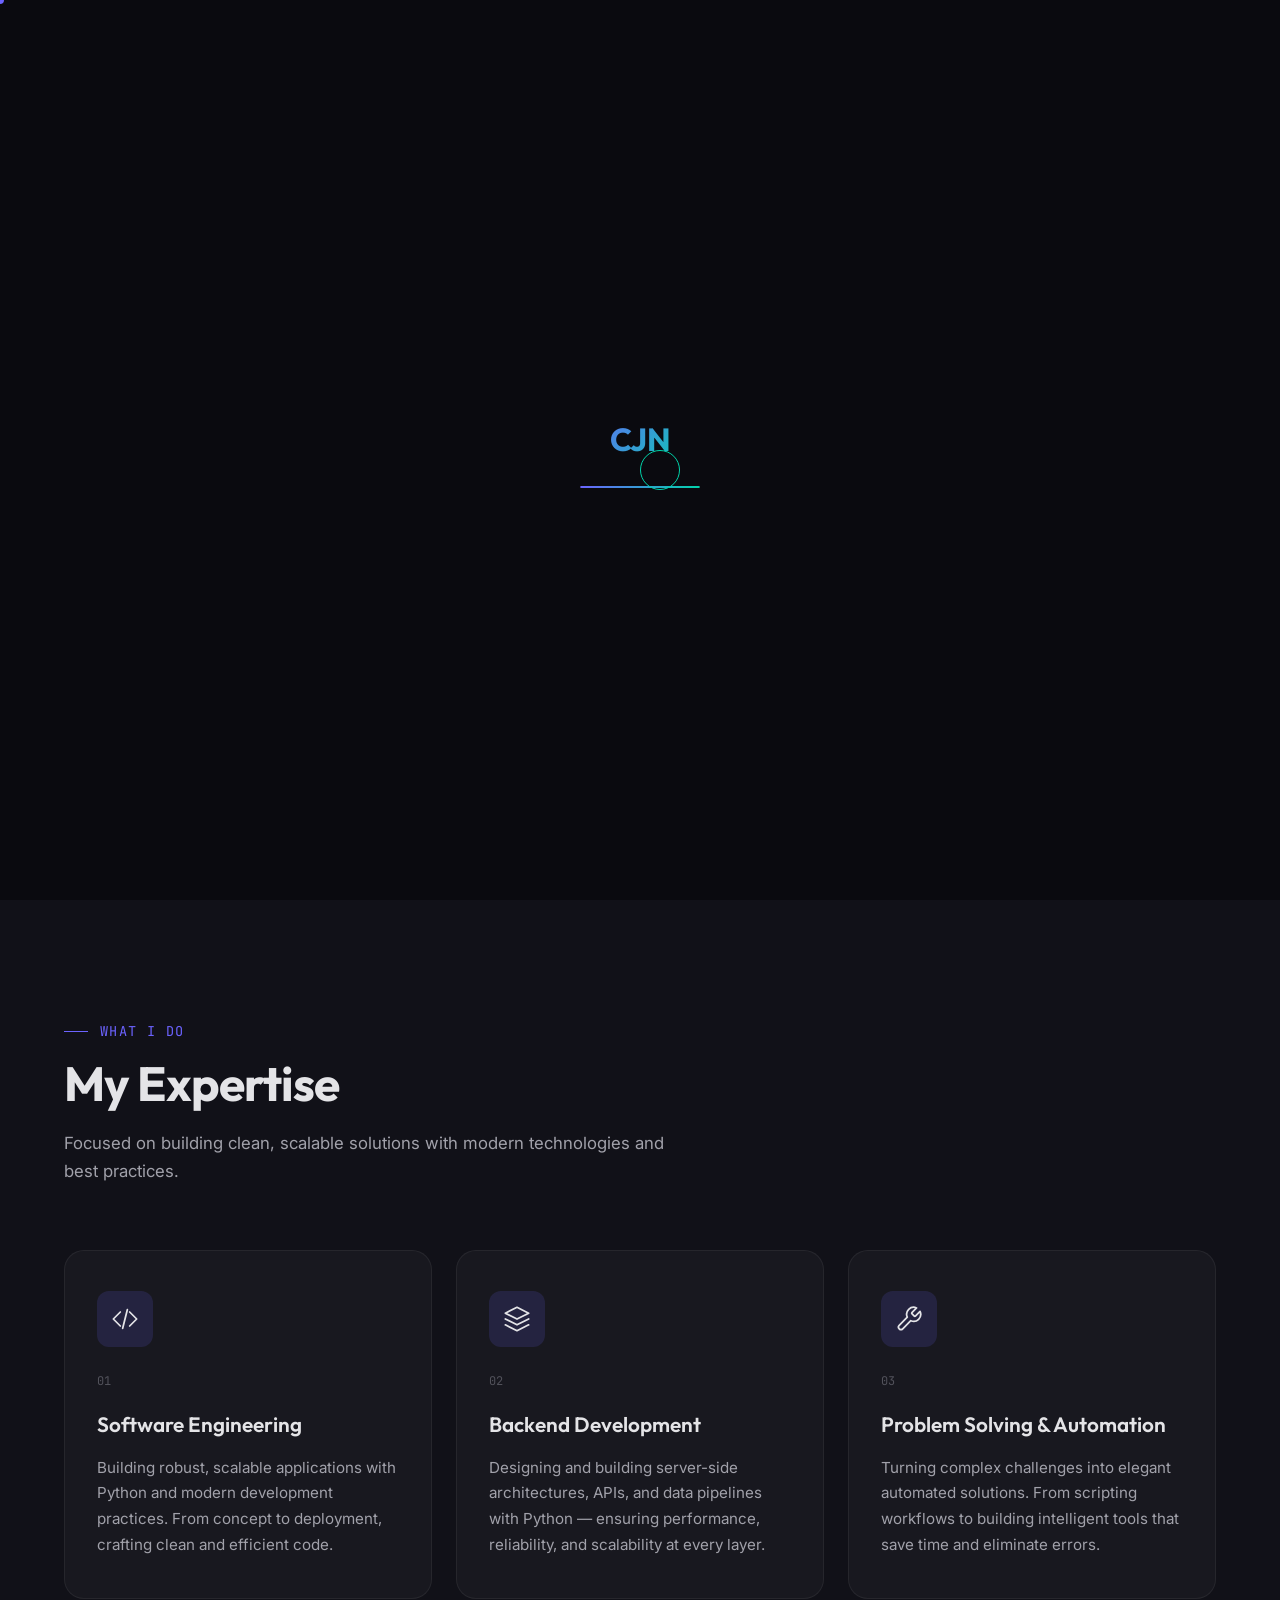
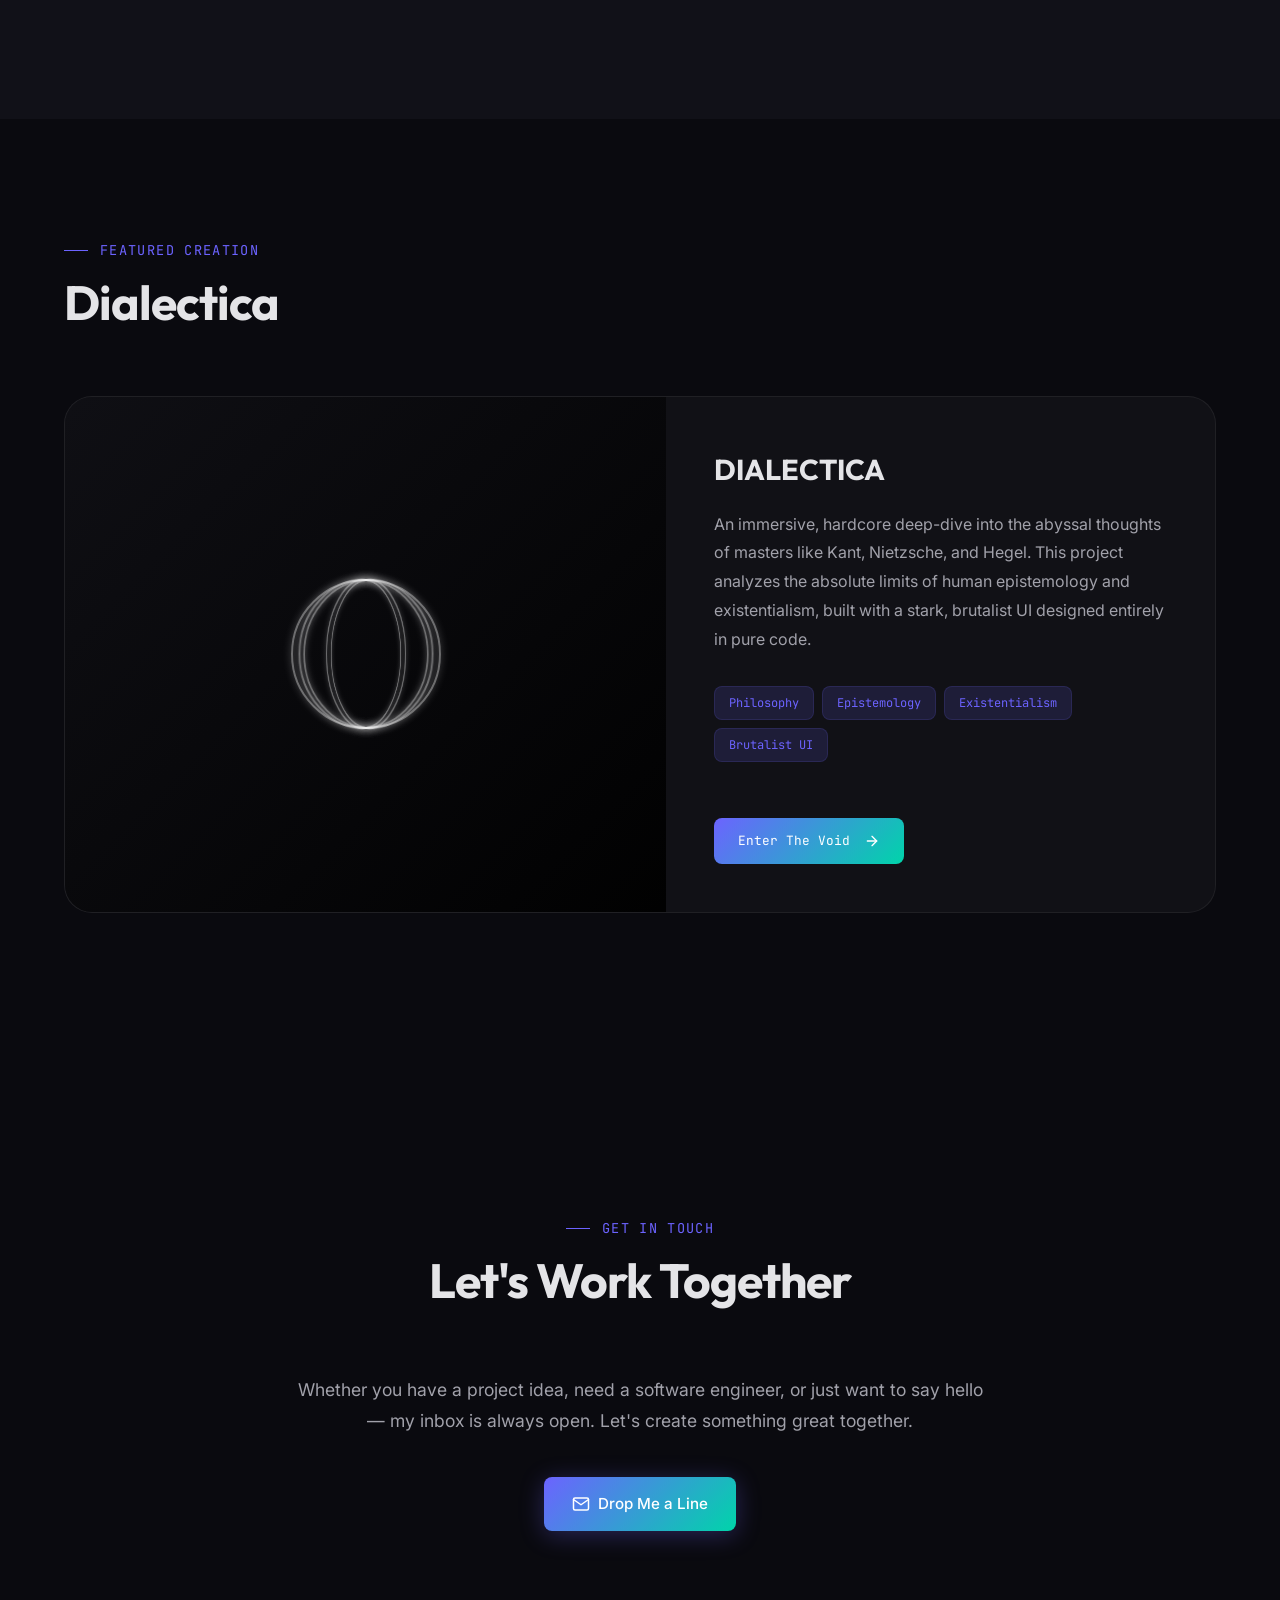
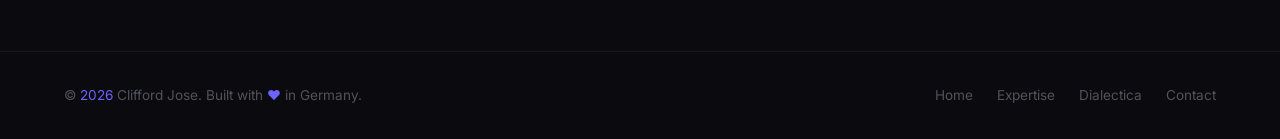
<file: index.html>
<!DOCTYPE html>
<html lang="en">
<head>
  <meta charset="UTF-8">
  <meta name="viewport" content="width=device-width, initial-scale=1.0">
  <meta name="description" content="Clifford Jose — Software Engineer based in Bocholt, Germany. Building elegant solutions with Python and modern technologies.">
  <meta name="keywords" content="Clifford Jose, Software Engineer, Python Developer, Bocholt, Germany">
  <meta name="author" content="Clifford Jose">

  <!-- Open Graph -->
  <meta property="og:title" content="Clifford Jose — Software Engineer">
  <meta property="og:description" content="Software Engineer based in Bocholt, Germany. Building elegant solutions with Python and modern technologies.">
  <meta property="og:type" content="website">

  <title>Clifford Jose — Software Engineer</title>

  <!-- Fonts -->
  <link rel="preconnect" href="https://fonts.googleapis.com">
  <link rel="preconnect" href="https://fonts.gstatic.com" crossorigin>
  <link href="https://fonts.googleapis.com/css2?family=Inter:wght@300;400;500;600;700&family=JetBrains+Mono:wght@400;500;600&family=Outfit:wght@400;500;600;700;800&display=swap" rel="stylesheet">

  <link rel="stylesheet" href="style.css">
</head>
<body>

  <!-- Custom Cursor -->
  <div class="cursor" id="cursor"></div>
  <div class="cursor-follower" id="cursorFollower"></div>


  <!-- Loading Screen -->
  <div class="loader" id="loader">
    <div class="loader-content">
      <div class="loader-name">CJN</div>
      <div class="loader-bar">
        <div class="loader-bar-fill"></div>
      </div>
    </div>
  </div>

  <!-- Navbar -->
  <nav class="navbar" id="navbar">
    <div class="container">
      <a href="#hero" class="nav-logo">
        CJN<span>.</span>
      </a>

      <ul class="nav-links" id="navLinks">
        <li><a href="#hero" class="nav-link active" data-section="hero">home</a></li>
        <li><a href="#expertise" class="nav-link" data-section="expertise">expertise</a></li>
        <li><a href="#projects" class="nav-link" data-section="projects">dialectica</a></li>
        <li><a href="#contact" class="nav-link" data-section="contact">contact</a></li>
      </ul>

      <button class="nav-toggle" id="navToggle" aria-label="Toggle navigation">
        <span></span>
        <span></span>
        <span></span>
      </button>
    </div>
  </nav>

  <!-- Hero Section -->
  <section id="hero" class="section">
    <div class="hero-bg-grid"></div>
    <div class="hero-glow hero-glow-1"></div>
    <div class="hero-glow hero-glow-2"></div>
    <div class="aurora-bg">
      <div class="aurora-blob aurora-blob-1"></div>
      <div class="aurora-blob aurora-blob-2"></div>
      <div class="aurora-blob aurora-blob-3"></div>
    </div>

    <div class="container">
      <div class="hero-content">
        <!-- Curved Arrow -->
        <div class="hero-arrow reveal reveal-delay-3">
          <svg viewBox="0 0 200 100" fill="none" xmlns="http://www.w3.org/2000/svg">
            <path d="M10,80 Q 80,10 180,60" stroke="var(--accent-primary)" stroke-width="2" fill="none" stroke-linecap="round" stroke-dasharray="8 8"/>
            <path d="M160,40 L185,63 L155,75" stroke="var(--accent-primary)" stroke-width="2" fill="none" stroke-linecap="round" stroke-linejoin="round"/>
          </svg>
        </div>
        <div class="hero-text">
          <p class="hero-greeting reveal">Hello, I'm</p>
          <h1 class="hero-name reveal reveal-delay-1">
            Clifford<br><span class="gradient-text">Jose Nediyaparambil</span>
          </h1>
          <h2 class="hero-title reveal reveal-delay-2">Software Engineer</h2>
          <p class="hero-bio reveal reveal-delay-3">
            <span id="typedText"></span><span class="typed-cursor">|</span>
          </p>

          <div class="hero-location reveal reveal-delay-4">
            <span class="dot"></span>
            Bocholt, Germany
          </div>
        </div>

        <div class="hero-photo-wrapper reveal-right">
          <div class="hero-photo-container">
            <div class="hero-photo-glow"></div>
            <img src="assets\Clifford Jose.jpeg" alt="CliSfford Jose" class="hero-photo" id="heroPhoto">
            <div class="hero-photo-decoration"></div>

          </div>
        </div>
      </div>
    </div>
  </section>

  <!-- Expertise Section -->
  <section id="expertise" class="section">
    <div class="container">
      <div class="section-header reveal">
        <p class="section-label">What I Do</p>
        <h2 class="section-title">My Expertise</h2>
        <p class="section-subtitle">Focused on building clean, scalable solutions with modern technologies and best practices.</p>
      </div>

      <div class="expertise-grid">
        <!-- Card 1 -->
        <div class="expertise-card reveal reveal-delay-1">
          <div class="expertise-icon">
            <svg width="28" height="28" viewBox="0 0 24 24" fill="none" stroke="currentColor" stroke-width="1.5" stroke-linecap="round" stroke-linejoin="round"><polyline points="16 18 22 12 16 6"/><polyline points="8 6 2 12 8 18"/><line x1="14" y1="4" x2="10" y2="20"/></svg>
          </div>
          <p class="expertise-card-number">01</p>
          <h3 class="expertise-card-title">Software Engineering</h3>
          <p class="expertise-card-desc">Building robust, scalable applications with Python and modern development practices. From concept to deployment, crafting clean and efficient code.</p>
        </div>

        <!-- Card 2 -->
        <div class="expertise-card reveal reveal-delay-2">
          <div class="expertise-icon">
            <svg width="28" height="28" viewBox="0 0 24 24" fill="none" stroke="currentColor" stroke-width="1.5" stroke-linecap="round" stroke-linejoin="round"><path d="M12 2L2 7l10 5 10-5-10-5z"/><path d="M2 17l10 5 10-5"/><path d="M2 12l10 5 10-5"/></svg>
          </div>
          <p class="expertise-card-number">02</p>
          <h3 class="expertise-card-title">Backend Development</h3>
          <p class="expertise-card-desc">Designing and building server-side architectures, APIs, and data pipelines with Python — ensuring performance, reliability, and scalability at every layer.</p>
        </div>

        <!-- Card 3 -->
        <div class="expertise-card reveal reveal-delay-3">
          <div class="expertise-icon">
            <svg width="28" height="28" viewBox="0 0 24 24" fill="none" stroke="currentColor" stroke-width="1.5" stroke-linecap="round" stroke-linejoin="round"><path d="M14.7 6.3a1 1 0 0 0 0 1.4l1.6 1.6a1 1 0 0 0 1.4 0l3.77-3.77a6 6 0 0 1-7.94 7.94l-6.91 6.91a2.12 2.12 0 0 1-3-3l6.91-6.91a6 6 0 0 1 7.94-7.94l-3.76 3.76z"/></svg>
          </div>
          <p class="expertise-card-number">03</p>
          <h3 class="expertise-card-title">Problem Solving & Automation</h3>
          <p class="expertise-card-desc">Turning complex challenges into elegant automated solutions. From scripting workflows to building intelligent tools that save time and eliminate errors.</p>
        </div>
      </div>


    </div>
  </section>


  <!-- Dialectica Section -->
  <section id="projects" class="section">
    <div class="container">
      <div class="section-header reveal">
        <p class="section-label">Featured Creation</p>
        <h2 class="section-title">Dialectica</h2>
      </div>

      <div class="projects-featured reveal">
        <div class="featured-card">
          <div class="featured-image">
            <div class="featured-image-overlay">
              <div class="sphere-container">
                <div class="sphere">
                  <div class="ring"></div>
                  <div class="ring"></div>
                  <div class="ring"></div>
                  <div class="ring"></div>
                  <div class="ring"></div>
                  <div class="ring"></div>
                </div>
              </div>
            </div>
          </div>
          <div class="featured-info">
            <h3 class="featured-title">DIALECTICA</h3>
            <p class="featured-desc">
              An immersive, hardcore deep-dive into the abyssal thoughts of masters like Kant, Nietzsche, and Hegel. This project analyzes the absolute limits of human epistemology and existentialism, built with a stark, brutalist UI designed entirely in pure code.
            </p>
            <div class="featured-tags">
              <span class="tag">Philosophy</span>
              <span class="tag">Epistemology</span>
              <span class="tag">Existentialism</span>
              <span class="tag">Brutalist UI</span>
            </div>
            <a href="philosophers/index.html" class="project-link-btn" style="padding: 12px 24px; background: var(--accent-gradient); color: #fff; border-radius: 8px; text-decoration: none; display: inline-flex; width: max-content; margin-top: 24px;">
              Enter The Void
              <svg width="16" height="16" viewBox="0 0 24 24" fill="none" stroke="currentColor" stroke-width="2" stroke-linecap="round" stroke-linejoin="round" style="margin-left: 8px;"><line x1="5" y1="12" x2="19" y2="12"/><polyline points="12 5 19 12 12 19"/></svg>
            </a>
          </div>
        </div>
      </div>
    </div>
  </section>

  <!-- Contact Section -->
  <section id="contact" class="section">
    <div class="container">
      <div class="contact-content">
        <div class="section-header reveal" style="text-align: center;">
          <p class="section-label" style="justify-content: center;">Get In Touch</p>
          <h2 class="section-title">Let's Work Together</h2>
        </div>

        <p class="contact-intro reveal">
          Whether you have a project idea, need a software engineer, or just want to say hello — my inbox is always open. Let's create something great together.
        </p>

        <div style="display: flex; justify-content: center; width: 100%; margin-top: 24px;">
          <a href="mailto:cliffordjose100@gmail.com" class="btn btn-primary reveal">
            <svg width="18" height="18" viewBox="0 0 24 24" fill="none" stroke="currentColor" stroke-width="2" stroke-linecap="round" stroke-linejoin="round"><path d="M4 4h16c1.1 0 2 .9 2 2v12c0 1.1-.9 2-2 2H4c-1.1 0-2-.9-2-2V6c0-1.1.9-2 2-2z"/><polyline points="22,6 12,13 2,6"/></svg>
            Drop Me a Line
          </a>
        </div>


      </div>
    </div>
  </section>

  <!-- Footer -->
  <footer class="footer">
    <div class="container">
      <div class="footer-content">
        <p class="footer-text">© <span id="currentYear">2026</span> Clifford Jose. Built with <span>♥</span> in Germany.</p>
        <div class="footer-links">
          <a href="#hero" class="footer-link">Home</a>
          <a href="#expertise" class="footer-link">Expertise</a>
          <a href="#projects" class="footer-link">Dialectica</a>
          <a href="#contact" class="footer-link">Contact</a>
        </div>
      </div>
    </div>
  </footer>

  <script src="script.js"></script>
</body>
</html>
</file>
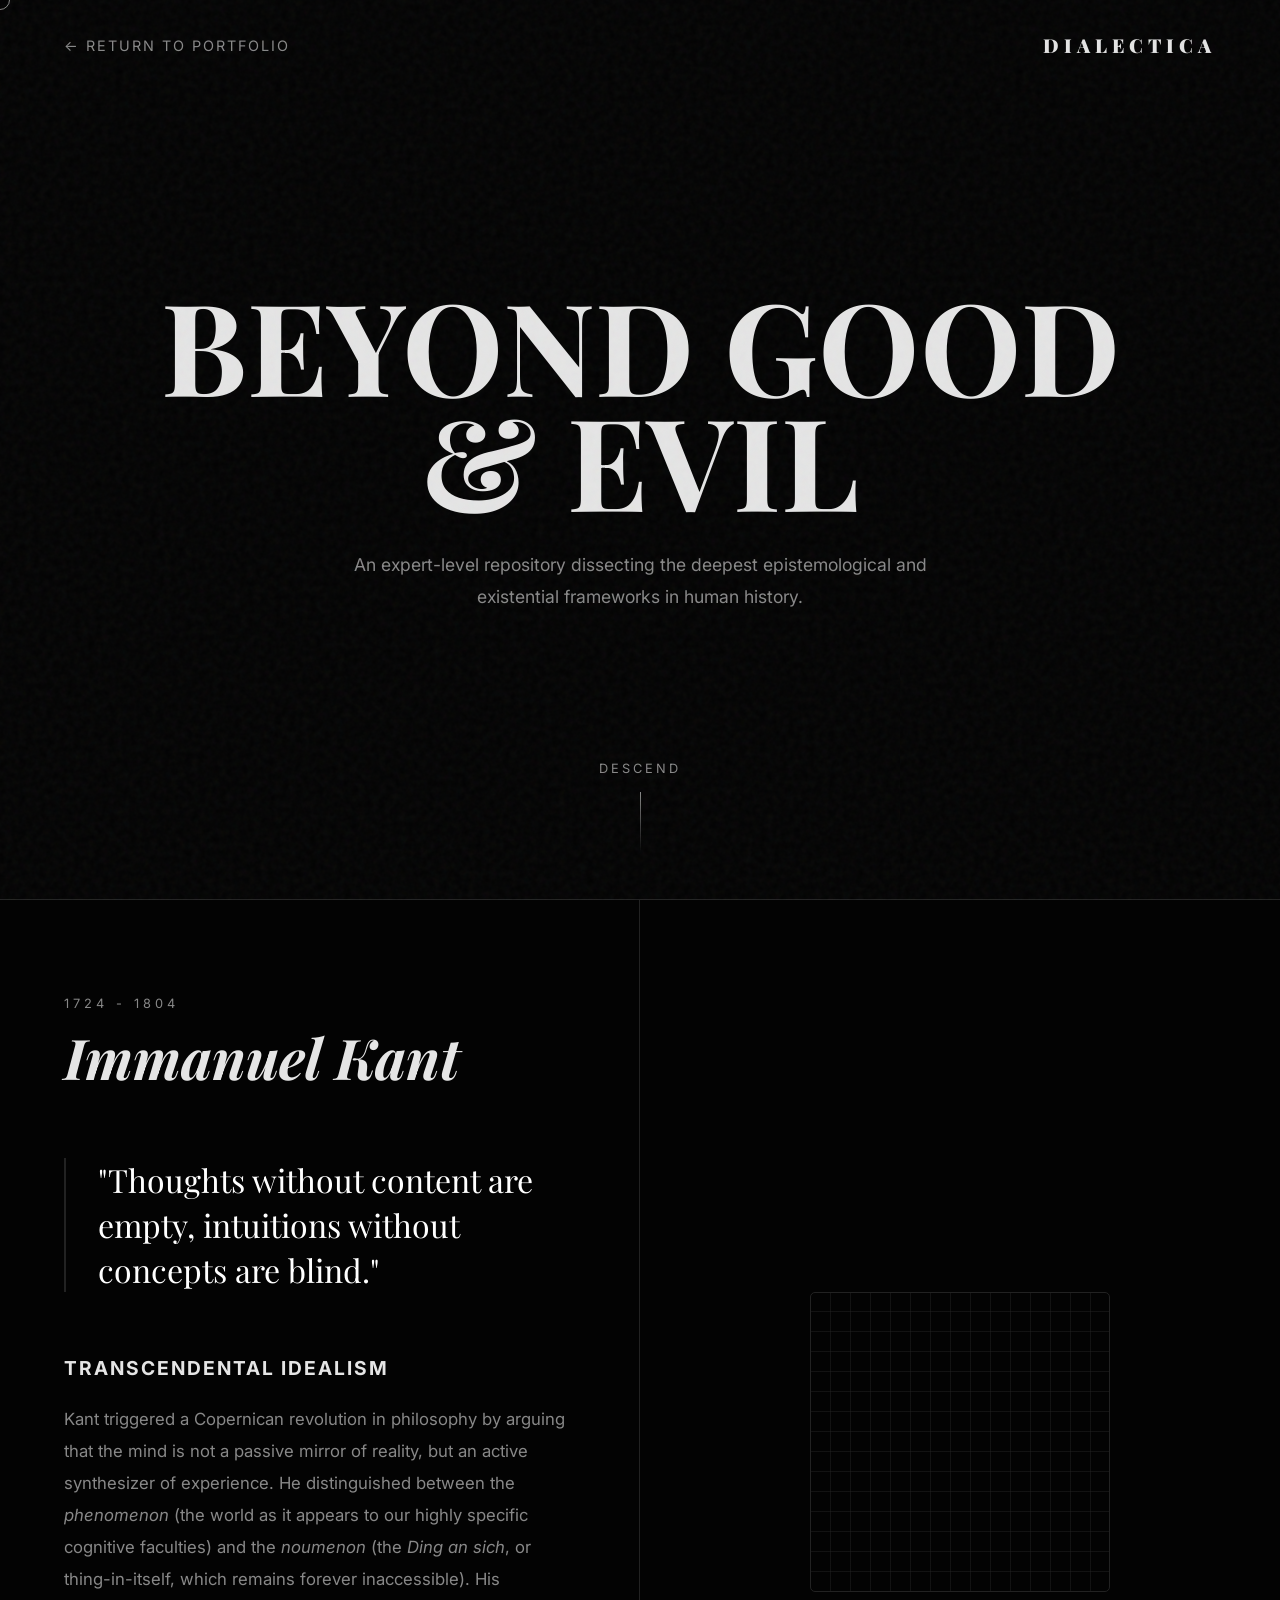
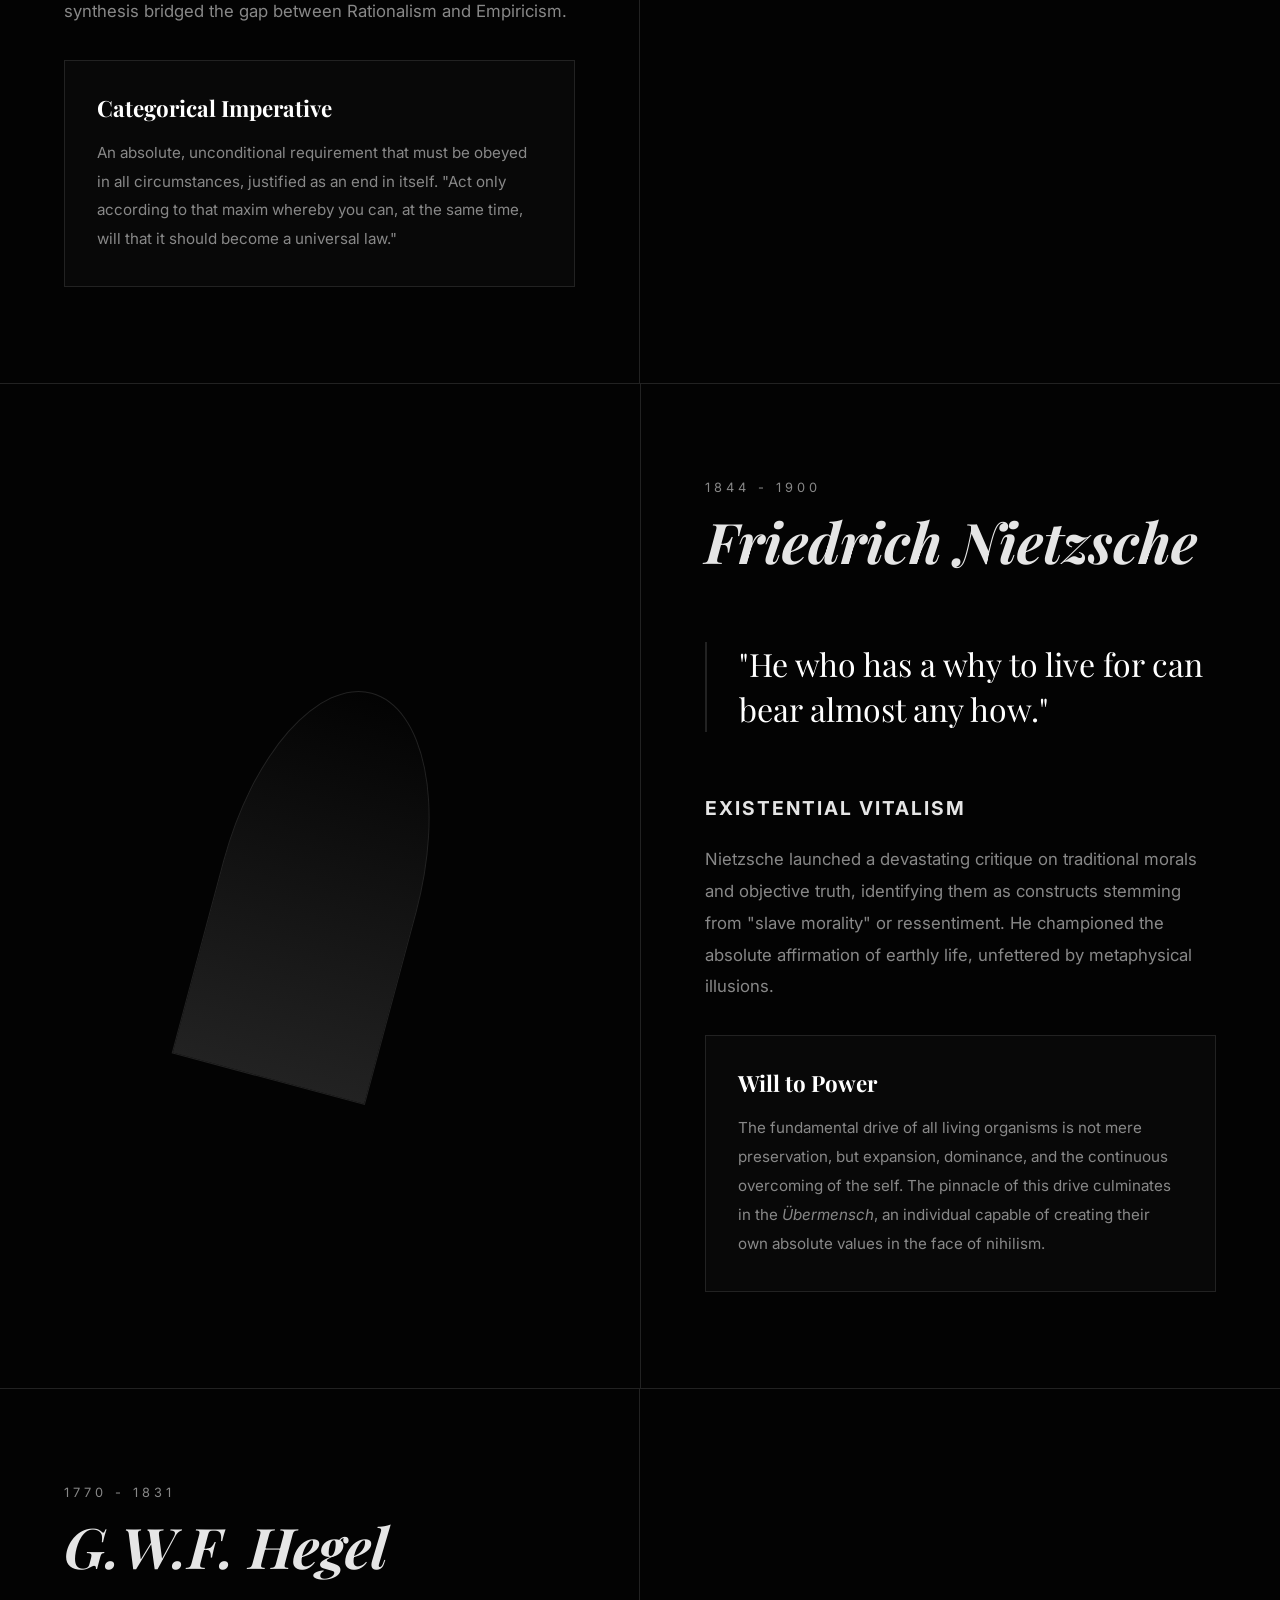
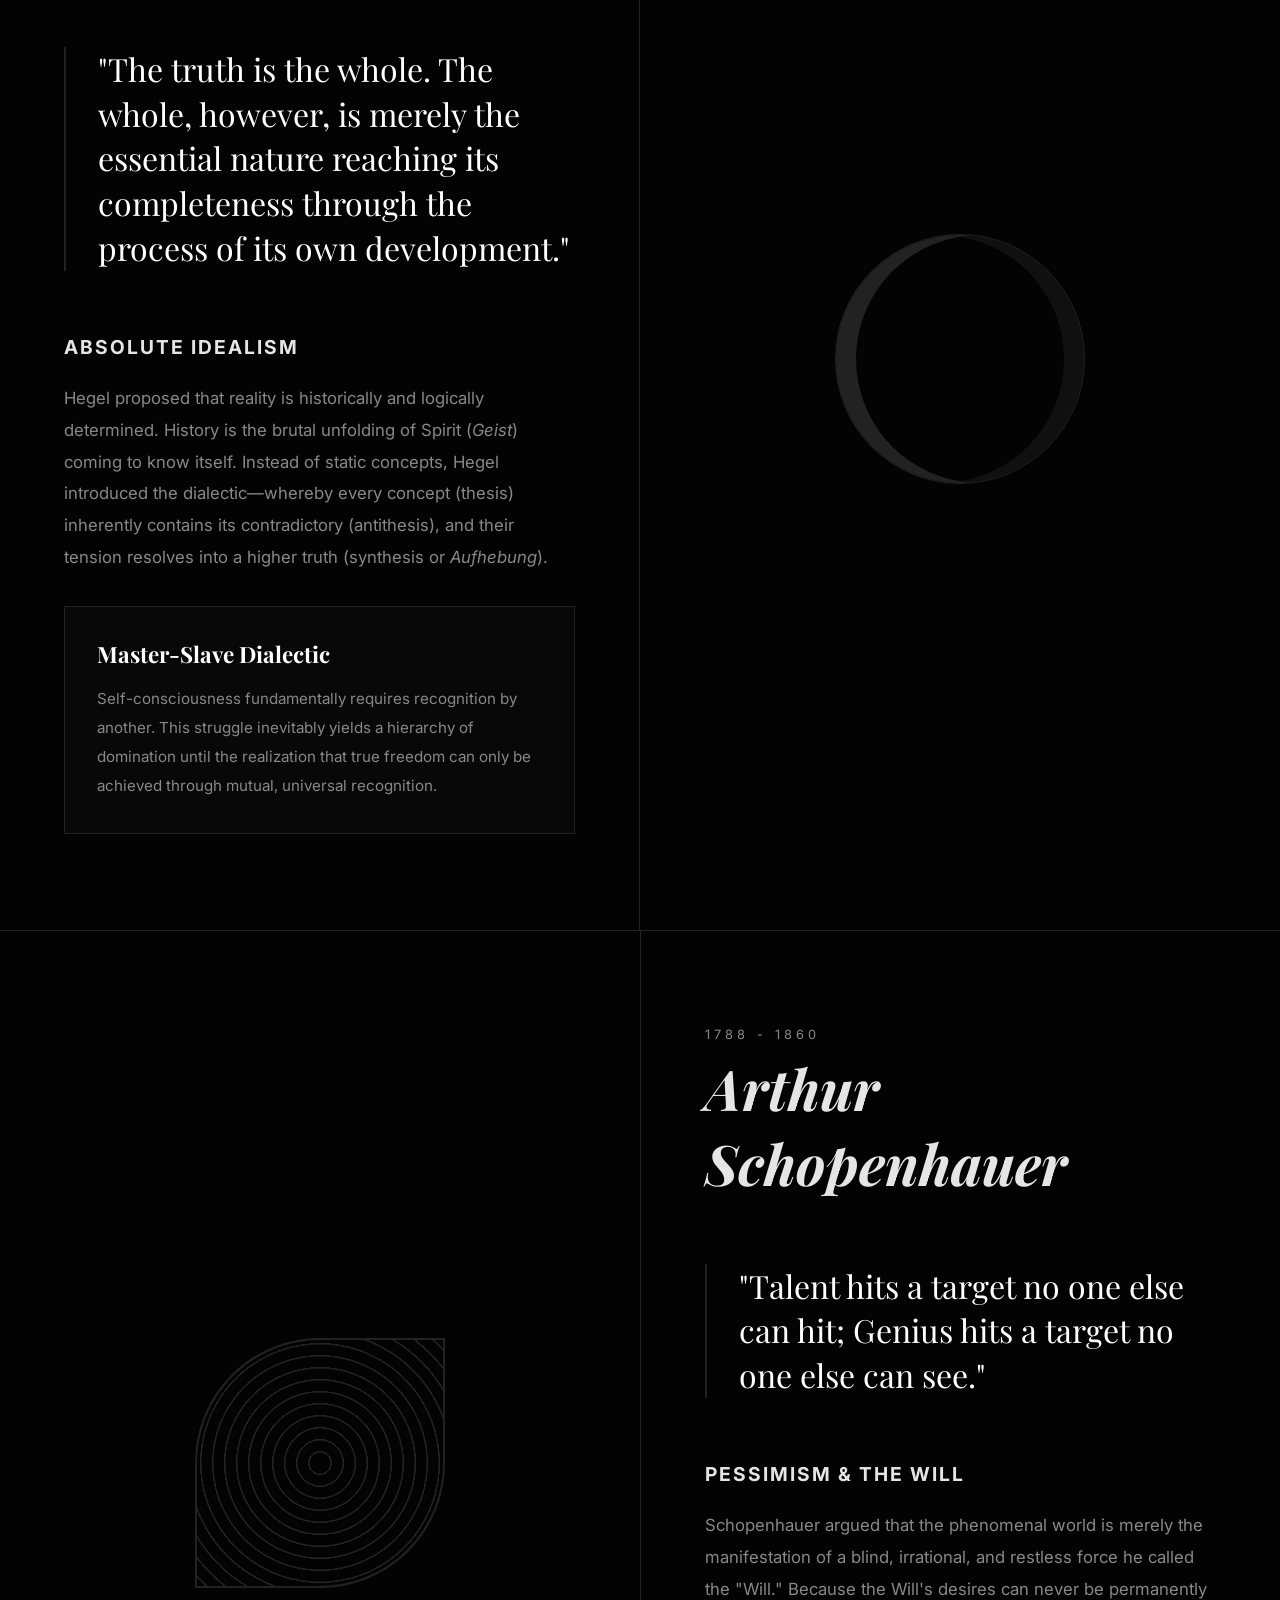
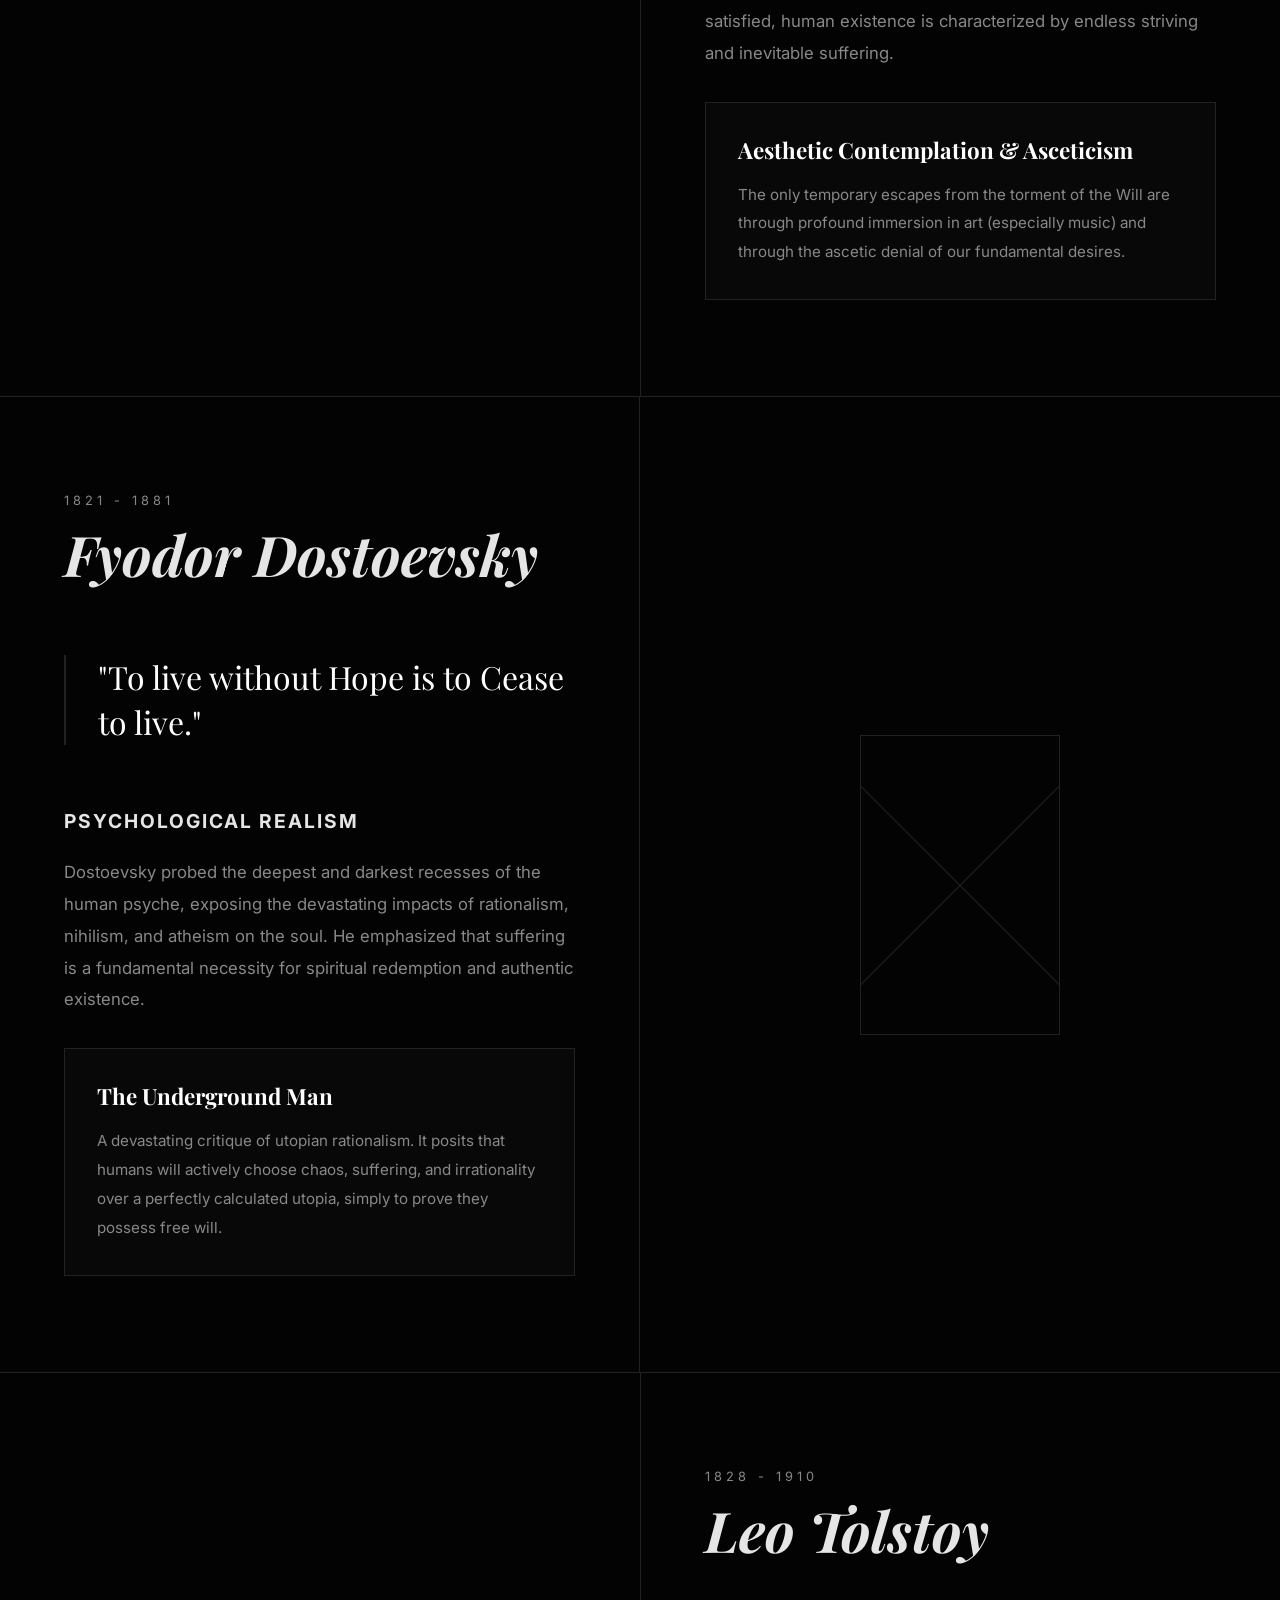
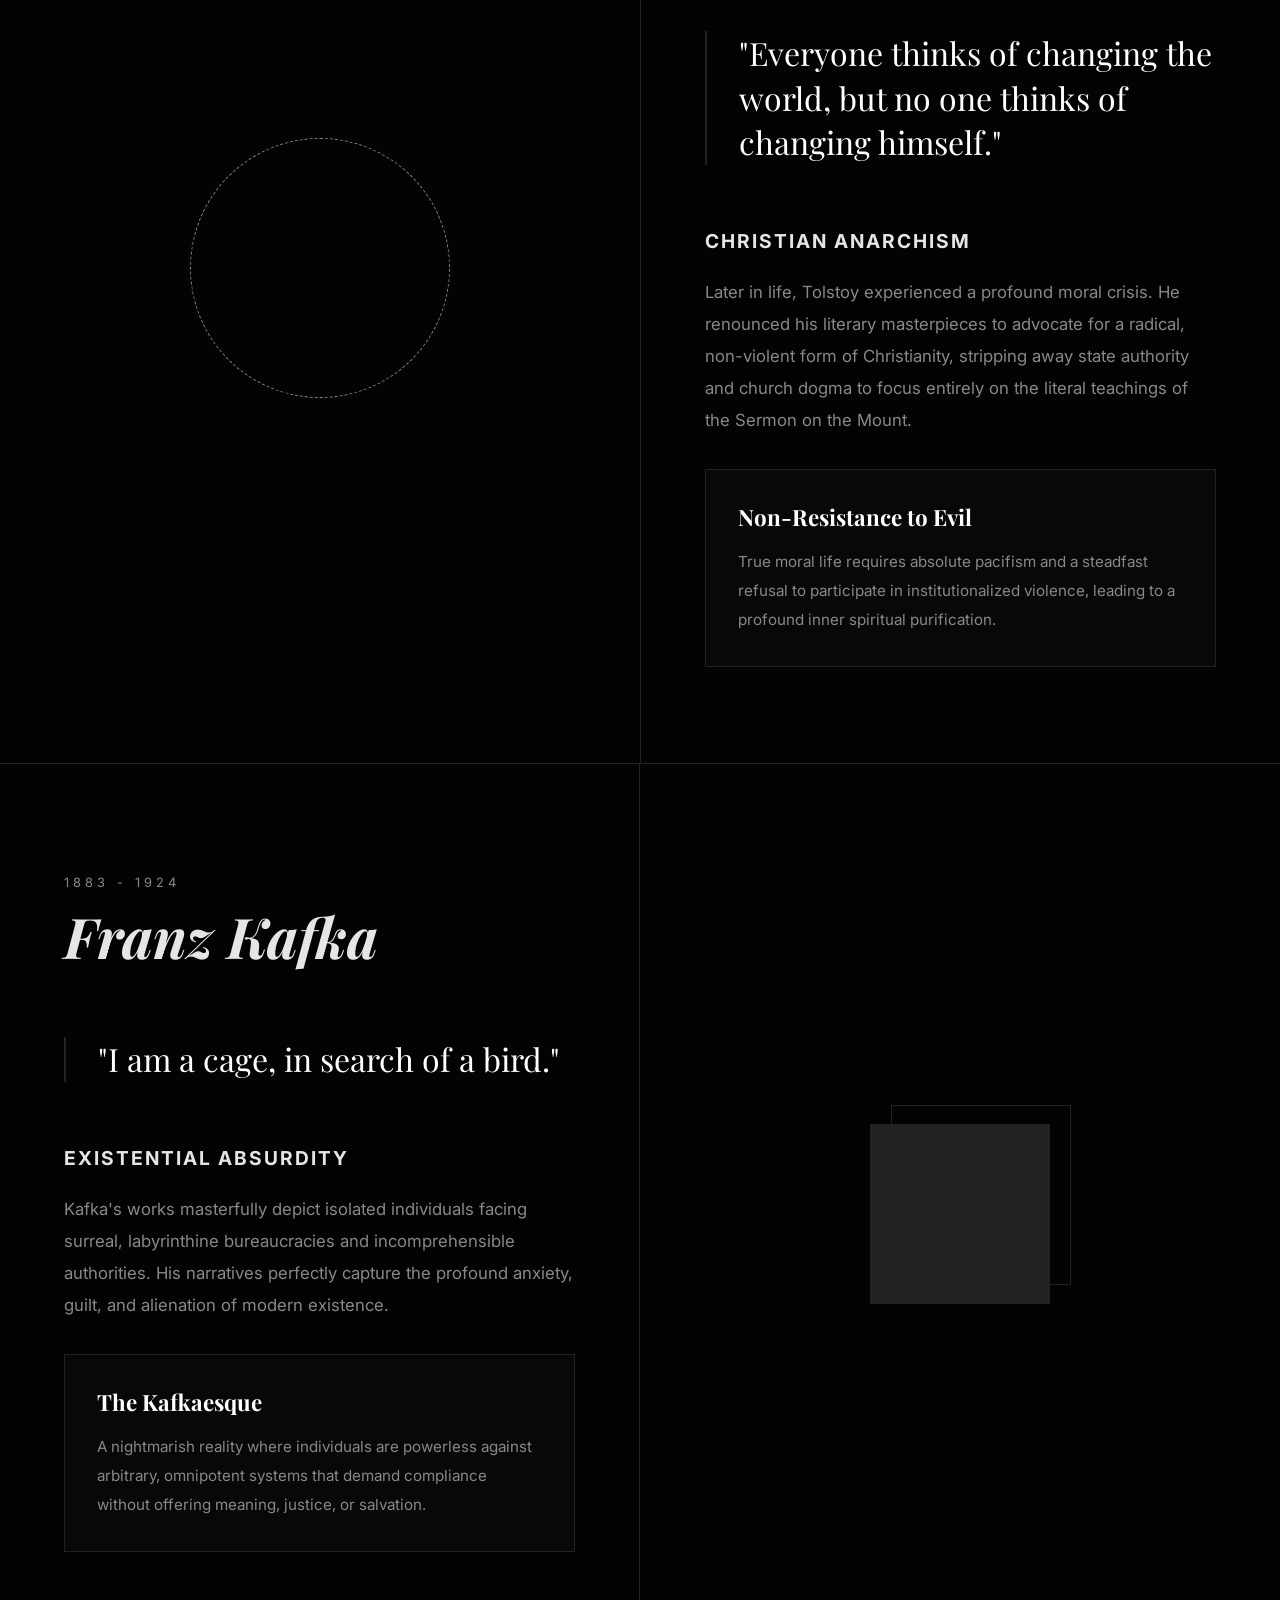
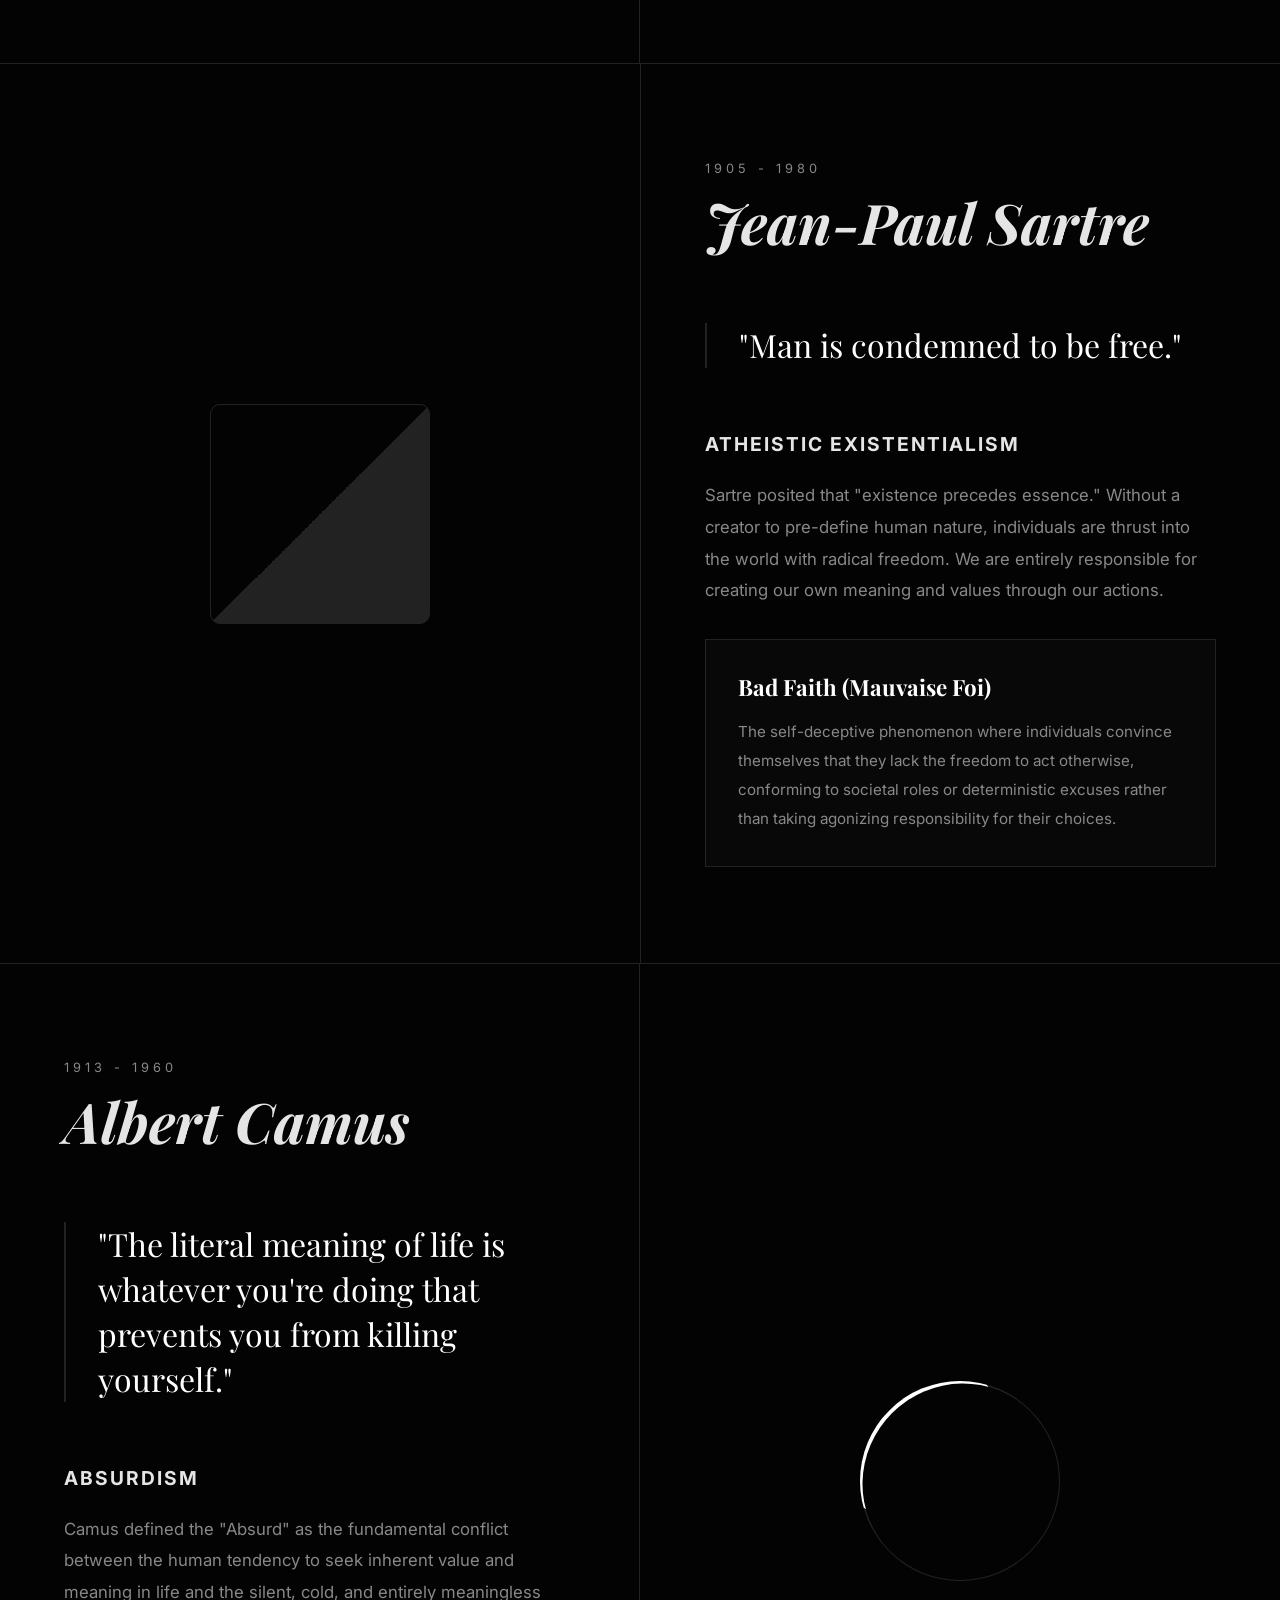
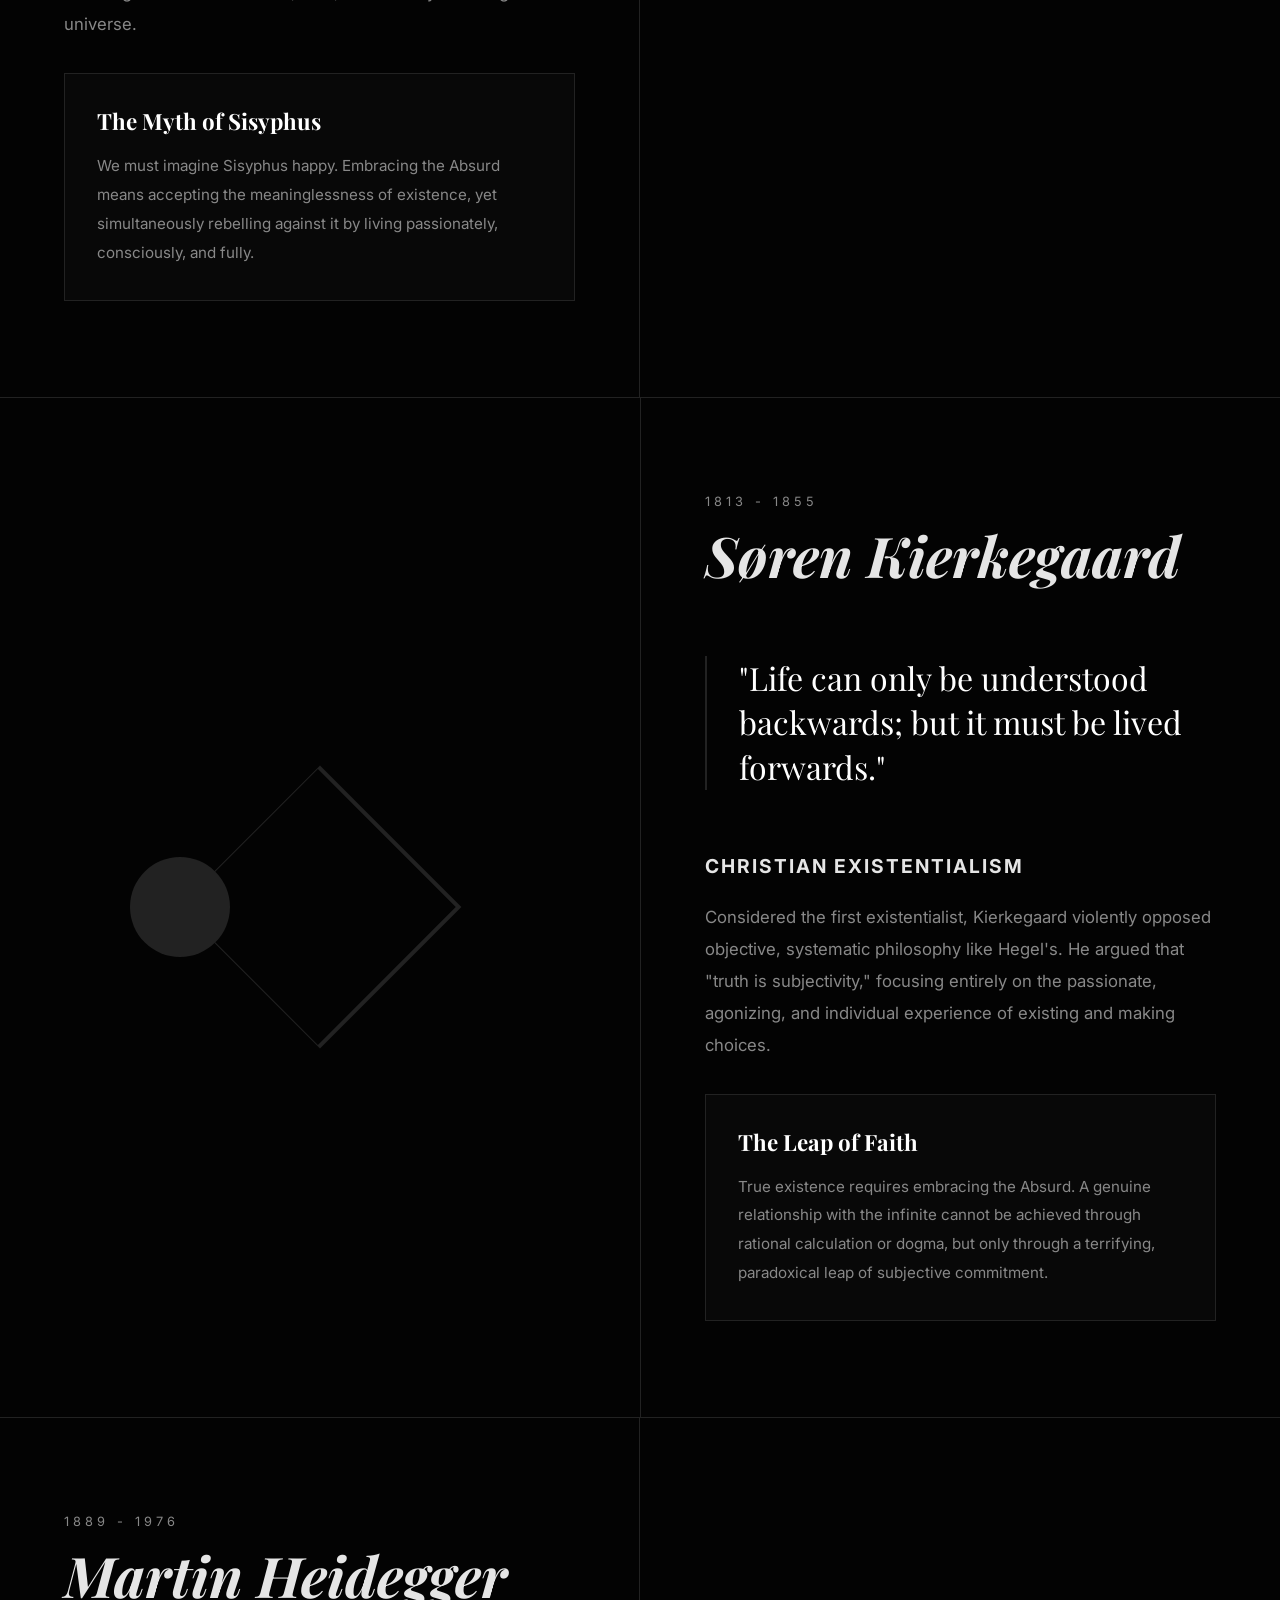
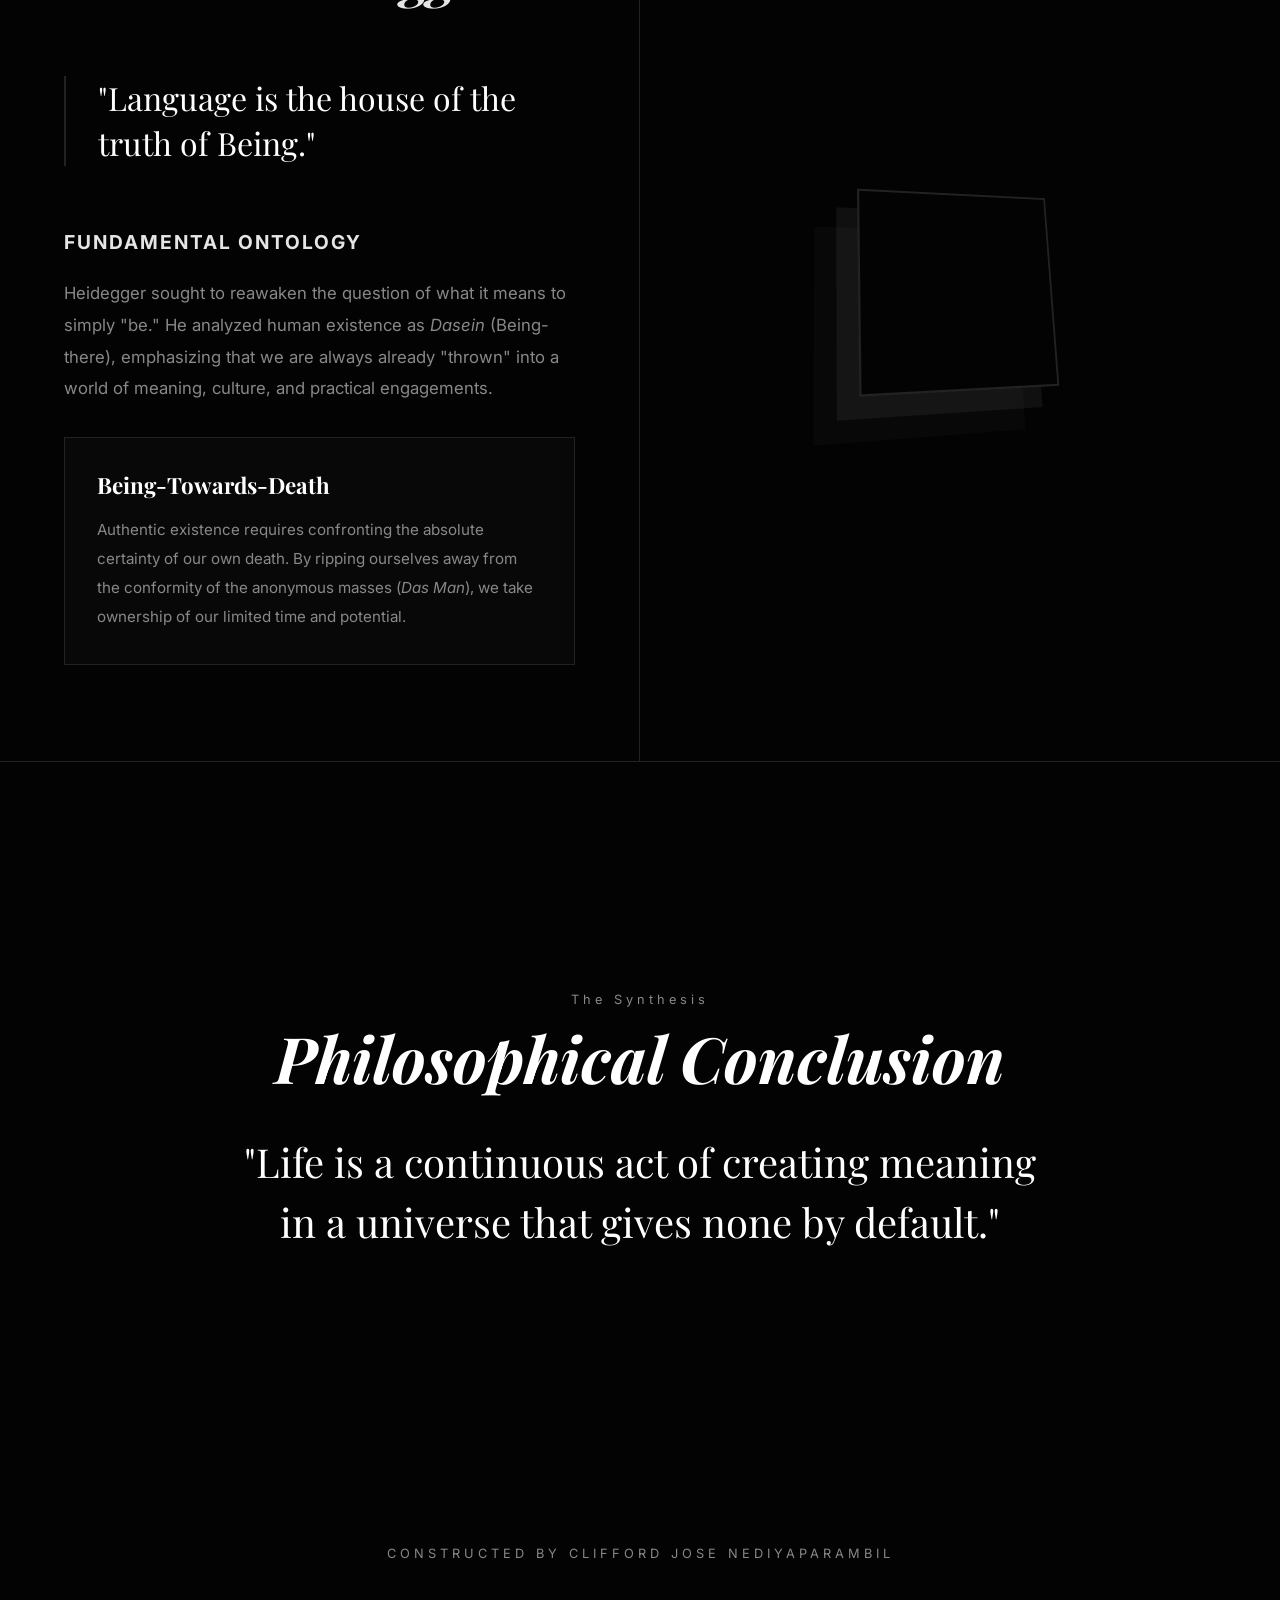
<file: philosophers/index.html>
<!DOCTYPE html>
<html lang="en">
<head>
    <meta charset="UTF-8">
    <meta name="viewport" content="width=device-width, initial-scale=1.0">
    <title>Dialectica | Hardcore Philosophy</title>
    <link rel="preconnect" href="https://fonts.googleapis.com">
    <link rel="preconnect" href="https://fonts.gstatic.com" crossorigin>
    <link href="https://fonts.googleapis.com/css2?family=Playfair+Display:ital,wght@0,400;0,700;0,900;1,400&family=Inter:wght@300;400;600&display=swap" rel="stylesheet">
    <link rel="stylesheet" href="style.css">
</head>
<body>
    <div class="noise-overlay"></div>
    <div class="cursor"></div>

    <nav class="top-nav">
        <a href="../index.html" class="back-link">← Return to Portfolio</a>
        <div class="brand">DIALECTICA</div>
    </nav>

    <header class="hero">
        <h1 class="hero-title">Beyond Good<br>& Evil</h1>
        <p class="hero-subtitle">An expert-level repository dissecting the deepest epistemological and existential frameworks in human history.</p>
        <div class="scroll-indicator">
            <span>Descend</span>
            <div class="line"></div>
        </div>
    </header>

    <main>
        <!-- Immanuel Kant -->
        <section class="philosopher-block kant">
            <div class="ph-content">
                <div class="ph-meta">
                    <span class="era">1724 - 1804</span>
                    <h2 class="ph-name">Immanuel Kant</h2>
                </div>
                <div class="ph-quote">
                    <blockquote>"Thoughts without content are empty, intuitions without concepts are blind."</blockquote>
                </div>
                <div class="ph-analysis">
                    <h3>Transcendental Idealism</h3>
                    <p>Kant triggered a Copernican revolution in philosophy by arguing that the mind is not a passive mirror of reality, but an active synthesizer of experience. He distinguished between the <em>phenomenon</em> (the world as it appears to our highly specific cognitive faculties) and the <em>noumenon</em> (the <em>Ding an sich</em>, or thing-in-itself, which remains forever inaccessible). His synthesis bridged the gap between Rationalism and Empiricism.</p>
                    
                    <div class="core-concepts">
                        <div class="concept">
                            <h4>Categorical Imperative</h4>
                            <p>An absolute, unconditional requirement that must be obeyed in all circumstances, justified as an end in itself. "Act only according to that maxim whereby you can, at the same time, will that it should become a universal law."</p>
                        </div>
                    </div>
                </div>
            </div>
            <div class="ph-image-placer">
                <!-- Abstract geometry representing pure reason -->
                <div class="abstract-shape kant-shape"></div>
            </div>
        </section>

        <!-- Friedrich Nietzsche -->
        <section class="philosopher-block nietzsche reverse">
            <div class="ph-content">
                <div class="ph-meta">
                    <span class="era">1844 - 1900</span>
                    <h2 class="ph-name">Friedrich Nietzsche</h2>
                </div>
                <div class="ph-quote">
                    <blockquote>"He who has a why to live for can bear almost any how."</blockquote>
                </div>
                <div class="ph-analysis">
                    <h3>Existential Vitalism</h3>
                    <p>Nietzsche launched a devastating critique on traditional morals and objective truth, identifying them as constructs stemming from "slave morality" or ressentiment. He championed the absolute affirmation of earthly life, unfettered by metaphysical illusions.</p>
                    
                    <div class="core-concepts">
                        <div class="concept">
                            <h4>Will to Power</h4>
                            <p>The fundamental drive of all living organisms is not mere preservation, but expansion, dominance, and the continuous overcoming of the self. The pinnacle of this drive culminates in the <em>Übermensch</em>, an individual capable of creating their own absolute values in the face of nihilism.</p>
                        </div>
                    </div>
                </div>
            </div>
            <div class="ph-image-placer">
                <!-- Abstract representing chaos and power -->
                <div class="abstract-shape nietz-shape"></div>
            </div>
        </section>

        <!-- Georg Wilhelm Friedrich Hegel -->
        <section class="philosopher-block hegel">
            <div class="ph-content">
                <div class="ph-meta">
                    <span class="era">1770 - 1831</span>
                    <h2 class="ph-name">G.W.F. Hegel</h2>
                </div>
                <div class="ph-quote">
                    <blockquote>"The truth is the whole. The whole, however, is merely the essential nature reaching its completeness through the process of its own development."</blockquote>
                </div>
                <div class="ph-analysis">
                    <h3>Absolute Idealism</h3>
                    <p>Hegel proposed that reality is historically and logically determined. History is the brutal unfolding of Spirit (<em>Geist</em>) coming to know itself. Instead of static concepts, Hegel introduced the dialectic—whereby every concept (thesis) inherently contains its contradictory (antithesis), and their tension resolves into a higher truth (synthesis or <em>Aufhebung</em>).</p>
                    
                    <div class="core-concepts">
                        <div class="concept">
                            <h4>Master-Slave Dialectic</h4>
                            <p>Self-consciousness fundamentally requires recognition by another. This struggle inevitably yields a hierarchy of domination until the realization that true freedom can only be achieved through mutual, universal recognition.</p>
                        </div>
                    </div>
                </div>
            </div>
            <div class="ph-image-placer">
                <div class="abstract-shape hegel-shape"></div>
            </div>
        </section>
        <!-- Arthur Schopenhauer -->
        <section class="philosopher-block schopenhauer reverse">
            <div class="ph-content">
                <div class="ph-meta">
                    <span class="era">1788 - 1860</span>
                    <h2 class="ph-name">Arthur Schopenhauer</h2>
                </div>
                <div class="ph-quote">
                    <blockquote>"Talent hits a target no one else can hit; Genius hits a target no one else can see."</blockquote>
                </div>
                <div class="ph-analysis">
                    <h3>Pessimism & The Will</h3>
                    <p>Schopenhauer argued that the phenomenal world is merely the manifestation of a blind, irrational, and restless force he called the "Will." Because the Will's desires can never be permanently satisfied, human existence is characterized by endless striving and inevitable suffering.</p>
                    
                    <div class="core-concepts">
                        <div class="concept">
                            <h4>Aesthetic Contemplation & Asceticism</h4>
                            <p>The only temporary escapes from the torment of the Will are through profound immersion in art (especially music) and through the ascetic denial of our fundamental desires.</p>
                        </div>
                    </div>
                </div>
            </div>
            <div class="ph-image-placer">
                <div class="abstract-shape schopenhauer-shape"></div>
            </div>
        </section>

        <!-- Fyodor Dostoevsky -->
        <section class="philosopher-block dostoevsky">
            <div class="ph-content">
                <div class="ph-meta">
                    <span class="era">1821 - 1881</span>
                    <h2 class="ph-name">Fyodor Dostoevsky</h2>
                </div>
                <div class="ph-quote">
                    <blockquote>"To live without Hope is to Cease to live."</blockquote>
                </div>
                <div class="ph-analysis">
                    <h3>Psychological Realism</h3>
                    <p>Dostoevsky probed the deepest and darkest recesses of the human psyche, exposing the devastating impacts of rationalism, nihilism, and atheism on the soul. He emphasized that suffering is a fundamental necessity for spiritual redemption and authentic existence.</p>
                    
                    <div class="core-concepts">
                        <div class="concept">
                            <h4>The Underground Man</h4>
                            <p>A devastating critique of utopian rationalism. It posits that humans will actively choose chaos, suffering, and irrationality over a perfectly calculated utopia, simply to prove they possess free will.</p>
                        </div>
                    </div>
                </div>
            </div>
            <div class="ph-image-placer">
                <div class="abstract-shape dostoevsky-shape"></div>
            </div>
        </section>

        <!-- Leo Tolstoy -->
        <section class="philosopher-block tolstoy reverse">
            <div class="ph-content">
                <div class="ph-meta">
                    <span class="era">1828 - 1910</span>
                    <h2 class="ph-name">Leo Tolstoy</h2>
                </div>
                <div class="ph-quote">
                    <blockquote>"Everyone thinks of changing the world, but no one thinks of changing himself."</blockquote>
                </div>
                <div class="ph-analysis">
                    <h3>Christian Anarchism</h3>
                    <p>Later in life, Tolstoy experienced a profound moral crisis. He renounced his literary masterpieces to advocate for a radical, non-violent form of Christianity, stripping away state authority and church dogma to focus entirely on the literal teachings of the Sermon on the Mount.</p>
                    
                    <div class="core-concepts">
                        <div class="concept">
                            <h4>Non-Resistance to Evil</h4>
                            <p>True moral life requires absolute pacifism and a steadfast refusal to participate in institutionalized violence, leading to a profound inner spiritual purification.</p>
                        </div>
                    </div>
                </div>
            </div>
            <div class="ph-image-placer">
                <div class="abstract-shape tolstoy-shape"></div>
            </div>
        </section>

        <!-- Franz Kafka -->
        <section class="philosopher-block kafka">
            <div class="ph-content">
                <div class="ph-meta">
                    <span class="era">1883 - 1924</span>
                    <h2 class="ph-name">Franz Kafka</h2>
                </div>
                <div class="ph-quote">
                    <blockquote>"I am a cage, in search of a bird."</blockquote>
                </div>
                <div class="ph-analysis">
                    <h3>Existential Absurdity</h3>
                    <p>Kafka's works masterfully depict isolated individuals facing surreal, labyrinthine bureaucracies and incomprehensible authorities. His narratives perfectly capture the profound anxiety, guilt, and alienation of modern existence.</p>
                    
                    <div class="core-concepts">
                        <div class="concept">
                            <h4>The Kafkaesque</h4>
                            <p>A nightmarish reality where individuals are powerless against arbitrary, omnipotent systems that demand compliance without offering meaning, justice, or salvation.</p>
                        </div>
                    </div>
                </div>
            </div>
            <div class="ph-image-placer">
                <div class="abstract-shape kafka-shape"></div>
            </div>
        </section>

        <!-- Jean-Paul Sartre -->
        <section class="philosopher-block sartre reverse">
            <div class="ph-content">
                <div class="ph-meta">
                    <span class="era">1905 - 1980</span>
                    <h2 class="ph-name">Jean-Paul Sartre</h2>
                </div>
                <div class="ph-quote">
                    <blockquote>"Man is condemned to be free."</blockquote>
                </div>
                <div class="ph-analysis">
                    <h3>Atheistic Existentialism</h3>
                    <p>Sartre posited that "existence precedes essence." Without a creator to pre-define human nature, individuals are thrust into the world with radical freedom. We are entirely responsible for creating our own meaning and values through our actions.</p>
                    
                    <div class="core-concepts">
                        <div class="concept">
                            <h4>Bad Faith (Mauvaise Foi)</h4>
                            <p>The self-deceptive phenomenon where individuals convince themselves that they lack the freedom to act otherwise, conforming to societal roles or deterministic excuses rather than taking agonizing responsibility for their choices.</p>
                        </div>
                    </div>
                </div>
            </div>
            <div class="ph-image-placer">
                <div class="abstract-shape sartre-shape"></div>
            </div>
        </section>

        <!-- Albert Camus -->
        <section class="philosopher-block camus">
            <div class="ph-content">
                <div class="ph-meta">
                    <span class="era">1913 - 1960</span>
                    <h2 class="ph-name">Albert Camus</h2>
                </div>
                <div class="ph-quote">
                    <blockquote>"The literal meaning of life is whatever you're doing that prevents you from killing yourself."</blockquote>
                </div>
                <div class="ph-analysis">
                    <h3>Absurdism</h3>
                    <p>Camus defined the "Absurd" as the fundamental conflict between the human tendency to seek inherent value and meaning in life and the silent, cold, and entirely meaningless universe.</p>
                    
                    <div class="core-concepts">
                        <div class="concept">
                            <h4>The Myth of Sisyphus</h4>
                            <p>We must imagine Sisyphus happy. Embracing the Absurd means accepting the meaninglessness of existence, yet simultaneously rebelling against it by living passionately, consciously, and fully.</p>
                        </div>
                    </div>
                </div>
            </div>
            <div class="ph-image-placer">
                <div class="abstract-shape camus-shape"></div>
            </div>
        </section>
        <!-- Søren Kierkegaard -->
        <section class="philosopher-block kierkegaard reverse">
            <div class="ph-content">
                <div class="ph-meta">
                    <span class="era">1813 - 1855</span>
                    <h2 class="ph-name">Søren Kierkegaard</h2>
                </div>
                <div class="ph-quote">
                    <blockquote>"Life can only be understood backwards; but it must be lived forwards."</blockquote>
                </div>
                <div class="ph-analysis">
                    <h3>Christian Existentialism</h3>
                    <p>Considered the first existentialist, Kierkegaard violently opposed objective, systematic philosophy like Hegel's. He argued that "truth is subjectivity," focusing entirely on the passionate, agonizing, and individual experience of existing and making choices.</p>
                    
                    <div class="core-concepts">
                        <div class="concept">
                            <h4>The Leap of Faith</h4>
                            <p>True existence requires embracing the Absurd. A genuine relationship with the infinite cannot be achieved through rational calculation or dogma, but only through a terrifying, paradoxical leap of subjective commitment.</p>
                        </div>
                    </div>
                </div>
            </div>
            <div class="ph-image-placer">
                <div class="abstract-shape kierkegaard-shape"></div>
            </div>
        </section>

        <!-- Martin Heidegger -->
        <section class="philosopher-block heidegger">
            <div class="ph-content">
                <div class="ph-meta">
                    <span class="era">1889 - 1976</span>
                    <h2 class="ph-name">Martin Heidegger</h2>
                </div>
                <div class="ph-quote">
                    <blockquote>"Language is the house of the truth of Being."</blockquote>
                </div>
                <div class="ph-analysis">
                    <h3>Fundamental Ontology</h3>
                    <p>Heidegger sought to reawaken the question of what it means to simply "be." He analyzed human existence as <em>Dasein</em> (Being-there), emphasizing that we are always already "thrown" into a world of meaning, culture, and practical engagements.</p>
                    
                    <div class="core-concepts">
                        <div class="concept">
                            <h4>Being-Towards-Death</h4>
                            <p>Authentic existence requires confronting the absolute certainty of our own death. By ripping ourselves away from the conformity of the anonymous masses (<em>Das Man</em>), we take ownership of our limited time and potential.</p>
                        </div>
                    </div>
                </div>
            </div>
            <div class="ph-image-placer">
                <div class="abstract-shape heidegger-shape"></div>
            </div>
        </section>

        <!-- Conclusion -->
        <section class="philosopher-block conclusion" style="border-bottom: none; min-height: 80vh; display: flex; align-items: center; justify-content: center;">
            <div class="ph-content conclusion-content" style="border: none; text-align: center; align-items: center; width: 100%; max-width: 900px; margin: 0 auto; padding: 4rem 2rem;">
                <div class="ph-meta" style="margin-bottom: 2rem;">
                    <span class="era">The Synthesis</span>
                    <h2 class="ph-name" style="color: var(--accent); font-size: clamp(2rem, 6vw, 4rem);">Philosophical Conclusion</h2>
                </div>
                <div class="ph-quote" style="margin-bottom: 0;">
                    <blockquote style="border: none; padding: 0; font-size: clamp(1.2rem, 4vw, 2.5rem); text-align: center; line-height: 1.5; font-style: normal; font-weight: 300;">
                        "Life is a continuous act of creating meaning in a universe that gives none by default."
                    </blockquote>
                </div>
            </div>
        </section>
    </main>

    <footer>
        <p>CONSTRUCTED BY CLIFFORD JOSE NEDIYAPARAMBIL</p>
    </footer>
    
    <script src="app.js"></script>
</body>
</html>
</file>
<file: style.css>
/* ===== DESIGN TOKENS ===== */
:root {
  /* Colors */
  --bg-primary: #0a0a0f;
  --bg-secondary: #111118;
  --bg-tertiary: #16161f;
  --bg-card: rgba(255, 255, 255, 0.03);
  --bg-card-hover: rgba(255, 255, 255, 0.06);
  --border-subtle: rgba(255, 255, 255, 0.06);
  --border-accent: rgba(108, 99, 255, 0.3);

  --accent-primary: #6c63ff;
  --accent-secondary: #00d4aa;
  --accent-gradient: linear-gradient(135deg, #6c63ff, #00d4aa);
  --accent-glow: rgba(108, 99, 255, 0.15);

  --text-primary: #e4e4e7;
  --text-secondary: #a1a1aa;
  --text-muted: #52525b;
  --text-accent: #6c63ff;

  /* Typography */
  --font-heading: 'Outfit', sans-serif;
  --font-body: 'Inter', sans-serif;
  --font-mono: 'JetBrains Mono', monospace;

  /* Spacing */
  --section-padding: 120px 0;
  --container-max: 1200px;
  --container-padding: 0 24px;

  /* Transitions */
  --transition-fast: 0.2s cubic-bezier(0.4, 0, 0.2, 1);
  --transition-smooth: 0.4s cubic-bezier(0.4, 0, 0.2, 1);
  --transition-spring: 0.6s cubic-bezier(0.34, 1.56, 0.64, 1);

  /* Border Radius */
  --radius-sm: 8px;
  --radius-md: 12px;
  --radius-lg: 20px;
  --radius-xl: 28px;
  --radius-full: 50%;
}

/* ===== RESET & BASE ===== */
*,
*::before,
*::after {
  margin: 0;
  padding: 0;
  box-sizing: border-box;
}

html {
  scroll-behavior: smooth;
  scroll-padding-top: 80px;
  font-size: 16px;
}

body {
  font-family: var(--font-body);
  background-color: var(--bg-primary);
  color: var(--text-primary);
  line-height: 1.7;
  overflow-x: hidden;
  -webkit-font-smoothing: antialiased;
  -moz-osx-font-smoothing: grayscale;
  cursor: none; /* Hide default cursor */
}

/* ===== CUSTOM CURSOR ===== */
.cursor {
  position: fixed;
  top: 0;
  left: 0;
  width: 8px;
  height: 8px;
  background-color: var(--accent-primary);
  border-radius: 50%;
  pointer-events: none;
  z-index: 99999;
  transform: translate(-50%, -50%);
  transition: opacity 0.3s ease;
}

.cursor-follower {
  position: fixed;
  top: 0;
  left: 0;
  width: 40px;
  height: 40px;
  border: 1px solid var(--accent-secondary);
  border-radius: 50%;
  pointer-events: none;
  z-index: 99998;
  transform: translate(-50%, -50%);
  transition: transform 0.1s ease-out, opacity 0.3s ease, width 0.3s ease, height 0.3s ease, background-color 0.3s ease;
}

.cursor.hover {
  opacity: 0;
}

.cursor-follower.hover {
  width: 60px;
  height: 60px;
  background-color: rgba(0, 212, 170, 0.1);
  border-color: transparent;
  backdrop-filter: blur(2px);
}

/* Custom Scrollbar */
::-webkit-scrollbar {
  width: 6px;
}
::-webkit-scrollbar-track {
  background: var(--bg-primary);
}
::-webkit-scrollbar-thumb {
  background: var(--accent-primary);
  border-radius: 3px;
}
::-webkit-scrollbar-thumb:hover {
  background: var(--accent-secondary);
}

::selection {
  background: rgba(108, 99, 255, 0.3);
  color: #fff;
}

a {
  color: inherit;
  text-decoration: none;
}

img {
  max-width: 100%;
  display: block;
}

ul {
  list-style: none;
}

.container {
  max-width: var(--container-max);
  margin: 0 auto;
  padding: var(--container-padding);
}

.section {
  padding: var(--section-padding);
  position: relative;
}

/* ===== LOADING SCREEN ===== */
.loader {
  position: fixed;
  inset: 0;
  z-index: 9999;
  background: var(--bg-primary);
  display: flex;
  align-items: center;
  justify-content: center;
  transition: opacity 0.6s ease, visibility 0.6s ease;
}

.loader.hidden {
  opacity: 0;
  visibility: hidden;
  pointer-events: none;
}

.loader-content {
  text-align: center;
}

.loader-name {
  font-family: var(--font-heading);
  font-size: 2rem;
  font-weight: 700;
  background: var(--accent-gradient);
  -webkit-background-clip: text;
  -webkit-text-fill-color: transparent;
  background-clip: text;
  animation: loaderPulse 1.5s ease-in-out infinite;
}

.loader-bar {
  width: 120px;
  height: 2px;
  background: var(--border-subtle);
  margin: 20px auto 0;
  border-radius: 2px;
  overflow: hidden;
}

.loader-bar-fill {
  height: 100%;
  width: 0%;
  background: var(--accent-gradient);
  border-radius: 2px;
  animation: loaderFill 1.8s ease-in-out forwards;
}

@keyframes loaderPulse {
  0%, 100% { opacity: 0.5; }
  50% { opacity: 1; }
}

@keyframes loaderFill {
  0% { width: 0%; }
  100% { width: 100%; }
}

/* ===== NAVBAR ===== */
.navbar {
  position: fixed;
  top: 0;
  left: 0;
  right: 0;
  z-index: 1000;
  padding: 20px 0;
  transition: var(--transition-smooth);
}

.navbar.scrolled {
  padding: 12px 0;
  background: rgba(10, 10, 15, 0.85);
  backdrop-filter: blur(20px);
  -webkit-backdrop-filter: blur(20px);
  border-bottom: 1px solid var(--border-subtle);
}

.navbar .container {
  display: flex;
  align-items: center;
  justify-content: space-between;
}

.nav-logo {
  font-family: var(--font-heading);
  font-size: 1.5rem;
  font-weight: 700;
  letter-spacing: -0.02em;
  transition: var(--transition-fast);
}

.nav-logo span {
  background: var(--accent-gradient);
  -webkit-background-clip: text;
  -webkit-text-fill-color: transparent;
  background-clip: text;
}

.nav-logo:hover {
  transform: scale(1.05);
}

.nav-links {
  display: flex;
  align-items: center;
  gap: 8px;
}

.nav-link {
  font-family: var(--font-mono);
  font-size: 0.85rem;
  color: var(--text-secondary);
  padding: 8px 16px;
  border-radius: var(--radius-sm);
  transition: var(--transition-fast);
  position: relative;
}

.nav-link::before {
  content: '//';
  color: var(--text-muted);
  margin-right: 4px;
  transition: var(--transition-fast);
}

.nav-link:hover,
.nav-link.active {
  color: var(--text-primary);
  background: var(--bg-card);
}

.nav-link:hover::before,
.nav-link.active::before {
  color: var(--accent-primary);
}

.nav-toggle {
  display: none;
  flex-direction: column;
  gap: 5px;
  cursor: pointer;
  padding: 8px;
  z-index: 1001;
  background: none;
  border: none;
}

.nav-toggle span {
  display: block;
  width: 24px;
  height: 2px;
  background: var(--text-primary);
  border-radius: 2px;
  transition: var(--transition-smooth);
  transform-origin: center;
}

.nav-toggle.active span:nth-child(1) {
  transform: rotate(45deg) translate(5px, 5px);
}

.nav-toggle.active span:nth-child(2) {
  opacity: 0;
}

.nav-toggle.active span:nth-child(3) {
  transform: rotate(-45deg) translate(5px, -5px);
}

/* ===== HERO ===== */
#hero {
  min-height: 100vh;
  display: flex;
  align-items: center;
  position: relative;
  overflow: hidden;
  padding-top: 80px;
}

.hero-bg-grid {
  position: absolute;
  inset: 0;
  background-image:
    linear-gradient(rgba(255,255,255,0.02) 1px, transparent 1px),
    linear-gradient(90deg, rgba(255,255,255,0.02) 1px, transparent 1px);
  background-size: 60px 60px;
  mask-image: radial-gradient(ellipse at center, black 30%, transparent 70%);
  -webkit-mask-image: radial-gradient(ellipse at center, black 30%, transparent 70%);
}

.hero-glow {
  position: absolute;
  width: 600px;
  height: 600px;
  border-radius: var(--radius-full);
  filter: blur(150px);
  opacity: 0.15;
  pointer-events: none;
}

.hero-glow-1 {
  top: -200px;
  right: -100px;
  background: var(--accent-primary);
}

.hero-glow-2 {
  bottom: -200px;
  left: -100px;
  background: var(--accent-secondary);
}

.hero-content {
  display: grid;
  grid-template-columns: 1fr 1fr;
  gap: 80px;
  align-items: center;
  position: relative;
  z-index: 2;
}

.hero-arrow {
  position: absolute;
  top: 65%;
  left: 48%;
  width: 150px;
  transform: translate(-50%, -50%);
  z-index: 10;
  pointer-events: none;
  opacity: 0.7;
  animation: floatArrow 3s ease-in-out infinite;
}

@keyframes floatArrow {
  0%, 100% { transform: translate(-50%, -50%) rotate(0deg); }
  50% { transform: translate(-50%, -55%) rotate(2deg); }
}

@media (max-width: 1024px) {
  .hero-arrow {
    display: none;
  }
}

.hero-text {
  max-width: 600px;
}

.hero-greeting {
  font-family: var(--font-mono);
  font-size: 1rem;
  color: var(--accent-secondary);
  margin-bottom: 16px;
  display: flex;
  align-items: center;
  gap: 12px;
}

.hero-greeting::before {
  content: '';
  display: inline-block;
  width: 32px;
  height: 1px;
  background: var(--accent-secondary);
}

.hero-name {
  font-family: var(--font-heading);
  font-size: clamp(3rem, 6vw, 5rem);
  font-weight: 800;
  line-height: 1.05;
  letter-spacing: -0.03em;
  margin-bottom: 8px;
}

.hero-name .gradient-text {
  background: var(--accent-gradient);
  -webkit-background-clip: text;
  -webkit-text-fill-color: transparent;
  background-clip: text;
}

.hero-title {
  font-family: var(--font-heading);
  font-size: clamp(1.2rem, 2.5vw, 1.8rem);
  font-weight: 500;
  color: var(--text-secondary);
  margin-bottom: 24px;
}

.hero-bio {
  font-size: 1.05rem;
  color: var(--text-secondary);
  line-height: 1.8;
  margin-bottom: 36px;
  min-height: 60px;
}

.typed-cursor {
  display: inline-block;
  width: 2px;
  height: 1.2em;
  background: var(--accent-primary);
  margin-left: 2px;
  vertical-align: text-bottom;
  animation: blink 1s step-end infinite;
}

@keyframes blink {
  50% { opacity: 0; }
}

.hero-cta-group {
  display: flex;
  gap: 16px;
  align-items: center;
  margin-bottom: 48px;
}

.btn {
  display: inline-flex;
  align-items: center;
  gap: 8px;
  padding: 14px 28px;
  border-radius: var(--radius-sm);
  font-family: var(--font-body);
  font-size: 0.95rem;
  font-weight: 500;
  cursor: pointer;
  border: none;
  transition: var(--transition-smooth);
  position: relative;
  overflow: hidden;
}

.btn-primary {
  background: var(--accent-gradient);
  color: #fff;
  box-shadow: 0 4px 24px rgba(108, 99, 255, 0.3);
}

.btn-primary:hover {
  transform: translateY(-2px);
  box-shadow: 0 8px 32px rgba(108, 99, 255, 0.4);
}

.btn-secondary {
  background: transparent;
  color: var(--text-primary);
  border: 1px solid var(--border-subtle);
}

.btn-secondary:hover {
  border-color: var(--accent-primary);
  background: var(--accent-glow);
  transform: translateY(-2px);
}

.hero-location {
  display: flex;
  align-items: center;
  gap: 8px;
  font-size: 0.9rem;
  color: var(--text-muted);
}

.hero-location svg {
  color: var(--accent-secondary);
}

.hero-location .dot {
  width: 8px;
  height: 8px;
  background: var(--accent-secondary);
  border-radius: var(--radius-full);
  animation: pulse-dot 2s ease-in-out infinite;
}

@keyframes pulse-dot {
  0%, 100% { box-shadow: 0 0 0 0 rgba(0, 212, 170, 0.4); }
  50% { box-shadow: 0 0 0 8px rgba(0, 212, 170, 0); }
}

.hero-photo-wrapper {
  display: flex;
  justify-content: center;
  align-items: center;
  position: relative;
}

.hero-photo-container {
  position: relative;
  width: 380px;
  height: 380px;
}

.hero-photo {
  width: 100%;
  height: 100%;
  border-radius: var(--radius-xl);
  object-fit: cover;
  object-position: center 20%;
  position: relative;
  z-index: 2;
  border: 2px solid var(--border-subtle);
  transition: var(--transition-smooth);
}

.hero-photo:hover {
  border-color: var(--accent-primary);
  transform: scale(1.02);
}

.hero-photo-decoration {
  position: absolute;
  width: 100%;
  height: 100%;
  border-radius: var(--radius-xl);
  border: 2px solid var(--accent-primary);
  opacity: 0.3;
  top: 16px;
  left: 16px;
  z-index: 1;
  transition: var(--transition-smooth);
}

.hero-photo-container:hover .hero-photo-decoration {
  top: 10px;
  left: 10px;
  opacity: 0.5;
}

.hero-photo-glow {
  position: absolute;
  inset: -20%;
  background: var(--accent-gradient);
  opacity: 0.08;
  filter: blur(60px);
  border-radius: var(--radius-full);
  z-index: 0;
}

.hero-float-badge {
  position: absolute;
  z-index: 3;
  background: rgba(17, 17, 24, 0.9);
  backdrop-filter: blur(10px);
  border: 1px solid var(--border-subtle);
  border-radius: var(--radius-md);
  padding: 12px 16px;
  display: flex;
  align-items: center;
  gap: 10px;
  font-size: 0.85rem;
  font-weight: 500;
  animation: float 3s ease-in-out infinite;
}

.hero-float-badge:nth-child(4) {
  top: 20px;
  right: -30px;
  animation-delay: 0s;
}

.hero-float-badge:nth-child(5) {
  bottom: 40px;
  left: -40px;
  animation-delay: 1.5s;
}

.hero-float-badge .badge-icon {
  width: 32px;
  height: 32px;
  border-radius: var(--radius-sm);
  display: flex;
  align-items: center;
  justify-content: center;
  font-size: 1.1rem;
}

.badge-python {
  background: rgba(55, 118, 171, 0.2);
  color: #3776AB;
}

.badge-german {
  background: rgba(255, 204, 0, 0.15);
  color: #FFCC00;
}

@keyframes float {
  0%, 100% { transform: translateY(0); }
  50% { transform: translateY(-10px); }
}

/* ===== SECTION HEADERS ===== */
.section-header {
  margin-bottom: 64px;
}

.section-label {
  font-family: var(--font-mono);
  font-size: 0.85rem;
  color: var(--accent-primary);
  letter-spacing: 0.1em;
  text-transform: uppercase;
  margin-bottom: 12px;
  display: flex;
  align-items: center;
  gap: 12px;
}

.section-label::before {
  content: '';
  display: inline-block;
  width: 24px;
  height: 1px;
  background: var(--accent-primary);
}

.section-title {
  font-family: var(--font-heading);
  font-size: clamp(2rem, 4vw, 3rem);
  font-weight: 700;
  letter-spacing: -0.02em;
  line-height: 1.2;
}

.section-subtitle {
  font-size: 1.05rem;
  color: var(--text-secondary);
  margin-top: 16px;
  max-width: 600px;
}

/* ===== EXPERTISE ===== */
#expertise {
  background: var(--bg-secondary);
}

.expertise-grid {
  display: grid;
  grid-template-columns: repeat(3, 1fr);
  gap: 24px;
}

.expertise-card {
  background: var(--bg-card);
  border: 1px solid var(--border-subtle);
  border-radius: var(--radius-lg);
  padding: 40px 32px;
  transition: var(--transition-smooth);
  position: relative;
  overflow: hidden;
}

.expertise-card::before {
  content: '';
  position: absolute;
  top: 0;
  left: 0;
  right: 0;
  height: 2px;
  background: var(--accent-gradient);
  opacity: 0;
  transition: var(--transition-smooth);
}

.expertise-card:hover {
  background: var(--bg-card-hover);
  border-color: var(--border-accent);
  transform: translateY(-4px);
}

.expertise-card:hover::before {
  opacity: 1;
}

.expertise-icon {
  width: 56px;
  height: 56px;
  border-radius: var(--radius-md);
  background: var(--accent-glow);
  display: flex;
  align-items: center;
  justify-content: center;
  font-size: 1.5rem;
  margin-bottom: 24px;
  transition: var(--transition-smooth);
}

.expertise-card:hover .expertise-icon {
  transform: scale(1.1);
  background: rgba(108, 99, 255, 0.25);
}

.expertise-card-number {
  font-family: var(--font-mono);
  font-size: 0.75rem;
  color: var(--text-muted);
  margin-bottom: 16px;
}

.expertise-card-title {
  font-family: var(--font-heading);
  font-size: 1.3rem;
  font-weight: 600;
  margin-bottom: 12px;
}

.expertise-card-desc {
  font-size: 0.95rem;
  color: var(--text-secondary);
  line-height: 1.7;
}

.expertise-quote {
  margin-top: 48px;
  padding: 32px;
  border-left: 2px solid var(--accent-primary);
  background: var(--bg-card);
  border-radius: 0 var(--radius-md) var(--radius-md) 0;
}

.expertise-quote p {
  font-style: italic;
  color: var(--text-secondary);
  font-size: 1.1rem;
}

/* ===== PROJECTS ===== */
.projects-featured {
  margin-bottom: 64px;
}

.featured-card {
  display: grid;
  grid-template-columns: 1.2fr 1fr;
  gap: 48px;
  background: var(--bg-card);
  border: 1px solid var(--border-subtle);
  border-radius: var(--radius-xl);
  overflow: hidden;
  transition: var(--transition-smooth);
}

.featured-card:hover {
  border-color: var(--border-accent);
}

.featured-image {
  position: relative;
  overflow: hidden;
  min-height: 400px;
}

.featured-image-bg {
  width: 100%;
  height: 100%;
  object-fit: cover;
  transition: var(--transition-smooth);
}

.featured-card:hover .featured-image-bg {
  transform: scale(1.05);
}

.featured-image-overlay {
  position: absolute;
  inset: 0;
  background: linear-gradient(135deg, rgba(15, 15, 20, 0.9), rgba(0, 0, 0, 0.95));
  display: flex;
  align-items: center;
  justify-content: center;
  font-family: var(--font-heading);
  font-size: 2.5rem;
  font-weight: 700;
  color: #fff;
  text-align: center;
  padding: 32px;
  line-height: 1.2;
}

.sphere-container {
  perspective: 1000px;
  width: 150px;
  height: 150px;
}

.sphere {
  width: 100%;
  height: 100%;
  position: relative;
  transform-style: preserve-3d;
  animation: spinSphere 20s infinite linear;
}

.ring {
  position: absolute;
  top: 0;
  left: 0;
  width: 100%;
  height: 100%;
  border-radius: 50%;
  border: 2px solid rgba(255, 255, 255, 0.4);
  box-shadow: 0 0 10px rgba(255, 255, 255, 0.2), inset 0 0 10px rgba(255, 255, 255, 0.2);
}

.ring:nth-child(1) { transform: rotateY(0deg); }
.ring:nth-child(2) { transform: rotateY(30deg); }
.ring:nth-child(3) { transform: rotateY(60deg); }
.ring:nth-child(4) { transform: rotateY(90deg); }
.ring:nth-child(5) { transform: rotateY(120deg); }
.ring:nth-child(6) { transform: rotateY(150deg); }

@keyframes spinSphere {
  0% { transform: rotateX(0deg) rotateY(0deg) rotateZ(0deg); }
  100% { transform: rotateX(360deg) rotateY(360deg) rotateZ(360deg); }
}

.featured-info {
  padding: 48px 48px 48px 0;
  display: flex;
  flex-direction: column;
  justify-content: center;
}

.featured-label {
  font-family: var(--font-mono);
  font-size: 0.8rem;
  color: var(--accent-secondary);
  text-transform: uppercase;
  letter-spacing: 0.15em;
  margin-bottom: 16px;
}

.featured-title {
  font-family: var(--font-heading);
  font-size: 1.8rem;
  font-weight: 700;
  margin-bottom: 16px;
}

.featured-desc {
  color: var(--text-secondary);
  margin-bottom: 32px;
  line-height: 1.8;
}

.featured-tags {
  display: flex;
  flex-wrap: wrap;
  gap: 8px;
  margin-bottom: 32px;
}

.tag {
  font-family: var(--font-mono);
  font-size: 0.75rem;
  padding: 6px 14px;
  border-radius: var(--radius-sm);
  background: var(--accent-glow);
  color: var(--accent-primary);
  border: 1px solid rgba(108, 99, 255, 0.15);
}

.projects-grid {
  display: grid;
  grid-template-columns: repeat(2, 1fr);
  gap: 24px;
}

.project-card {
  background: var(--bg-card);
  border: 1px solid var(--border-subtle);
  border-radius: var(--radius-lg);
  overflow: hidden;
  transition: var(--transition-smooth);
  cursor: pointer;
}

.project-card:hover {
  border-color: var(--border-accent);
  transform: translateY(-4px);
}

.project-image {
  position: relative;
  height: 220px;
  overflow: hidden;
}

.project-image-overlay {
  width: 100%;
  height: 100%;
  display: flex;
  align-items: center;
  justify-content: center;
  font-family: var(--font-heading);
  font-size: 1.5rem;
  font-weight: 700;
  color: #fff;
  text-align: center;
  padding: 24px;
  transition: var(--transition-smooth);
}

.project-card:hover .project-image-overlay {
  transform: scale(1.05);
}

.project-image-overlay.gradient-1 {
  background: linear-gradient(135deg, #6c63ff, #3b82f6);
}

.project-image-overlay.gradient-2 {
  background: linear-gradient(135deg, #f59e0b, #ef4444);
}

.project-info {
  padding: 28px;
}

.project-name {
  font-family: var(--font-heading);
  font-size: 1.2rem;
  font-weight: 600;
  margin-bottom: 8px;
}

.project-desc {
  font-size: 0.9rem;
  color: var(--text-secondary);
  margin-bottom: 16px;
  line-height: 1.6;
}

.project-tags {
  display: flex;
  flex-wrap: wrap;
  gap: 6px;
}

.project-link-btn {
  display: inline-flex;
  align-items: center;
  gap: 6px;
  font-family: var(--font-mono);
  font-size: 0.8rem;
  color: var(--accent-primary);
  margin-top: 16px;
  transition: var(--transition-fast);
}

.project-link-btn:hover {
  color: var(--accent-secondary);
  gap: 10px;
}

/* ===== EXPERIENCE ===== */
#experience {
  background: var(--bg-secondary);
}

.timeline {
  position: relative;
  padding-left: 40px;
}

.timeline::before {
  content: '';
  position: absolute;
  left: 7px;
  top: 0;
  bottom: 0;
  width: 2px;
  background: linear-gradient(to bottom, var(--accent-primary), var(--accent-secondary), transparent);
}

.timeline-item {
  position: relative;
  margin-bottom: 48px;
  padding-left: 24px;
}

.timeline-item:last-child {
  margin-bottom: 0;
}

.timeline-dot {
  position: absolute;
  left: -40px;
  top: 8px;
  width: 16px;
  height: 16px;
  border-radius: var(--radius-full);
  background: var(--bg-primary);
  border: 2px solid var(--accent-primary);
  z-index: 2;
  transition: var(--transition-smooth);
}

.timeline-item:hover .timeline-dot {
  background: var(--accent-primary);
  box-shadow: 0 0 16px rgba(108, 99, 255, 0.4);
}

.timeline-card {
  background: var(--bg-card);
  border: 1px solid var(--border-subtle);
  border-radius: var(--radius-lg);
  padding: 32px;
  transition: var(--transition-smooth);
}

.timeline-item:hover .timeline-card {
  border-color: var(--border-accent);
  background: var(--bg-card-hover);
}

.timeline-header {
  display: flex;
  justify-content: space-between;
  align-items: flex-start;
  margin-bottom: 8px;
  flex-wrap: wrap;
  gap: 12px;
}

.timeline-title {
  font-family: var(--font-heading);
  font-size: 1.25rem;
  font-weight: 600;
}

.timeline-date {
  font-family: var(--font-mono);
  font-size: 0.8rem;
  color: var(--accent-secondary);
  white-space: nowrap;
  padding: 4px 12px;
  background: rgba(0, 212, 170, 0.1);
  border-radius: var(--radius-sm);
}

.timeline-company {
  font-size: 0.95rem;
  color: var(--text-secondary);
  margin-bottom: 4px;
}

.timeline-company a {
  color: var(--accent-primary);
  transition: var(--transition-fast);
}

.timeline-company a:hover {
  text-decoration: underline;
}

.timeline-location {
  font-size: 0.85rem;
  color: var(--text-muted);
  display: flex;
  align-items: center;
  gap: 6px;
  margin-bottom: 16px;
}

.timeline-desc {
  color: var(--text-secondary);
  font-size: 0.95rem;
  line-height: 1.7;
  margin-bottom: 20px;
}

.timeline-tags {
  display: flex;
  flex-wrap: wrap;
  gap: 8px;
}

/* ===== CONTACT ===== */
#contact {
  text-align: center;
}

.contact-content {
  max-width: 700px;
  margin: 0 auto;
}

.contact-intro {
  font-size: 1.1rem;
  color: var(--text-secondary);
  margin-bottom: 40px;
  line-height: 1.8;
}

.contact-email {
  display: inline-flex;
  align-items: center;
  gap: 12px;
  font-family: var(--font-heading);
  font-size: clamp(1.2rem, 3vw, 1.8rem);
  font-weight: 600;
  color: var(--text-primary);
  padding: 16px 32px;
  border: 1px solid var(--border-subtle);
  border-radius: var(--radius-lg);
  transition: var(--transition-smooth);
  margin-bottom: 48px;
}

.contact-email:hover {
  border-color: var(--accent-primary);
  background: var(--accent-glow);
  transform: translateY(-2px);
  box-shadow: 0 8px 32px rgba(108, 99, 255, 0.2);
}

.contact-email svg {
  color: var(--accent-primary);
}

.social-links {
  display: flex;
  justify-content: center;
  gap: 16px;
  margin-top: 32px;
}

.social-link {
  width: 48px;
  height: 48px;
  border-radius: var(--radius-full);
  border: 1px solid var(--border-subtle);
  display: flex;
  align-items: center;
  justify-content: center;
  transition: var(--transition-smooth);
  color: var(--text-secondary);
}

.social-link:hover {
  border-color: var(--accent-primary);
  color: var(--accent-primary);
  background: var(--accent-glow);
  transform: translateY(-4px);
}

.social-link svg {
  width: 20px;
  height: 20px;
}

/* ===== TESTIMONIALS ===== */
.testimonials-section {
  margin-top: 80px;
}

.testimonial-card {
  background: var(--bg-card);
  border: 1px solid var(--border-subtle);
  border-radius: var(--radius-lg);
  padding: 40px;
  position: relative;
  transition: var(--transition-smooth);
}

.testimonial-card:hover {
  border-color: var(--border-accent);
}

.testimonial-quote-mark {
  font-family: var(--font-heading);
  font-size: 4rem;
  line-height: 1;
  background: var(--accent-gradient);
  -webkit-background-clip: text;
  -webkit-text-fill-color: transparent;
  background-clip: text;
  margin-bottom: 16px;
}

.testimonial-text {
  font-size: 1.05rem;
  color: var(--text-secondary);
  line-height: 1.8;
  font-style: italic;
  margin-bottom: 24px;
}

.testimonial-author {
  font-family: var(--font-heading);
  font-weight: 600;
  font-size: 1rem;
}

.testimonial-role {
  font-size: 0.85rem;
  color: var(--text-muted);
}

/* ===== FOOTER ===== */
.footer {
  border-top: 1px solid var(--border-subtle);
  padding: 32px 0;
  text-align: center;
}

.footer-content {
  display: flex;
  justify-content: space-between;
  align-items: center;
}

.footer-text {
  font-size: 0.85rem;
  color: var(--text-muted);
}

.footer-text span {
  color: var(--accent-primary);
}

.footer-links {
  display: flex;
  gap: 24px;
}

.footer-link {
  font-size: 0.85rem;
  color: var(--text-muted);
  transition: var(--transition-fast);
}

.footer-link:hover {
  color: var(--accent-primary);
}

/* ===== SCROLL ANIMATIONS ===== */
.reveal {
  opacity: 0;
  transform: translateY(40px);
  transition: opacity 0.8s cubic-bezier(0.4, 0, 0.2, 1),
              transform 0.8s cubic-bezier(0.4, 0, 0.2, 1);
}

.reveal.visible {
  opacity: 1;
  transform: translateY(0);
}

.reveal-delay-1 { transition-delay: 0.1s; }
.reveal-delay-2 { transition-delay: 0.2s; }
.reveal-delay-3 { transition-delay: 0.3s; }
.reveal-delay-4 { transition-delay: 0.4s; }

.reveal-left {
  opacity: 0;
  transform: translateX(-40px);
  transition: opacity 0.8s cubic-bezier(0.4, 0, 0.2, 1),
              transform 0.8s cubic-bezier(0.4, 0, 0.2, 1);
}

.reveal-right {
  opacity: 0;
  transform: translateX(40px);
  transition: opacity 0.8s cubic-bezier(0.4, 0, 0.2, 1),
              transform 0.8s cubic-bezier(0.4, 0, 0.2, 1);
}

.reveal-left.visible,
.reveal-right.visible {
  opacity: 1;
  transform: translateX(0);
}

/* ===== AURORA BACKGROUND ===== */
.aurora-bg {
  position: absolute;
  inset: 0;
  overflow: hidden;
  pointer-events: none;
  z-index: 0;
  opacity: 0.6;
}

.aurora-blob {
  position: absolute;
  border-radius: 50%;
  filter: blur(80px);
  animation: auroraFloat 20s ease-in-out infinite alternate;
}

.aurora-blob-1 {
  width: 60vw;
  height: 60vh;
  background: rgba(108, 99, 255, 0.15);
  top: -10%;
  left: -10%;
  animation-delay: 0s;
}

.aurora-blob-2 {
  width: 50vw;
  height: 50vh;
  background: rgba(0, 212, 170, 0.15);
  bottom: -20%;
  right: -10%;
  animation-delay: -5s;
}

.aurora-blob-3 {
  width: 40vw;
  height: 40vh;
  background: rgba(59, 130, 246, 0.1);
  top: 40%;
  left: 30%;
  animation-delay: -10s;
}

@keyframes auroraFloat {
  0% { transform: translate(0, 0) scale(1); }
  33% { transform: translate(10vw, 5vh) scale(1.2); }
  66% { transform: translate(-5vw, 15vh) scale(0.8); }
  100% { transform: translate(-15vw, -5vh) scale(1.1); }
}

.hero-arrow {
  position: absolute;
  width: 200px;
  bottom: 50px;
  left: 50%;
  transform: translateX(-50%);
  z-index: 10;
}

/* ===== RESPONSIVE ===== */
@media (max-width: 1024px) {
  .hero-content {
    grid-template-columns: 1fr;
    gap: 48px;
    text-align: center;
  }

  .hero-text {
    max-width: 100%;
    order: 2;
  }

  .hero-photo-wrapper {
    order: 1;
  }

  .hero-greeting {
    justify-content: center;
  }

  .hero-cta-group {
    justify-content: center;
  }

  .hero-location {
    justify-content: center;
  }

  .hero-photo-container {
    width: 300px;
    height: 300px;
  }

  .hero-float-badge:nth-child(4) {
    right: -10px;
  }

  .hero-float-badge:nth-child(5) {
    left: -10px;
  }

  .expertise-grid {
    grid-template-columns: 1fr;
  }

  .featured-card {
    grid-template-columns: 1fr;
  }

  .featured-info {
    padding: 32px;
  }

  .featured-image {
    min-height: 280px;
  }

  .hero-content {
    padding: 0 8px;
  }
}

@media (max-width: 768px) {
  :root {
    --section-padding: 80px 0;
    --container-padding: 0 16px;
  }

  .nav-links {
    position: fixed;
    top: 0;
    right: -100%;
    width: 100%;
    height: 100vh;
    background: rgba(10, 10, 15, 0.98);
    backdrop-filter: blur(20px);
    flex-direction: column;
    justify-content: center;
    gap: 16px;
    transition: var(--transition-smooth);
  }

  .nav-links.open {
    right: 0;
  }

  .nav-link {
    font-size: 1.1rem;
    padding: 12px 24px;
  }

  .nav-toggle {
    display: flex;
  }

  .hero-name {
    font-size: 2.5rem;
  }

  .hero-photo-container {
    width: 250px;
    height: 250px;
  }

  .hero-float-badge {
    display: none;
  }

  .projects-grid {
    grid-template-columns: 1fr;
  }

  .contact-email {
    font-size: 1rem;
    padding: 12px 20px;
  }

  .footer-content {
    flex-direction: column;
    gap: 16px;
  }

  .timeline-header {
    flex-direction: column;
  }

  /* Dialectica section mobile fixes */
  .featured-card {
    grid-template-columns: 1fr;
  }

  .featured-info {
    padding: 24px 20px;
  }

  .featured-image {
    min-height: 240px;
  }

  .featured-title {
    font-size: 1.4rem;
  }

  .featured-desc {
    font-size: 0.9rem;
  }

  /* Fix hero content alignment on phones */
  .hero-content {
    text-align: center;
    padding: 0;
  }

  .hero-text {
    order: 2;
    max-width: 100%;
  }

  .hero-photo-wrapper {
    order: 1;
  }

  .hero-greeting {
    justify-content: center;
  }

  .hero-location {
    justify-content: center;
  }

  /* Fix section headers */
  .section-label {
    justify-content: flex-start;
  }

  /* Expertise grid stack */
  .expertise-grid {
    grid-template-columns: 1fr;
  }

  .expertise-card {
    padding: 28px 20px;
  }
}

@media (max-width: 480px) {
  .hero-name {
    font-size: 2rem;
  }

  .hero-cta-group {
    flex-direction: column;
    width: 100%;
  }

  .btn {
    width: 100%;
    justify-content: center;
  }

  .hero-photo-container {
    width: 200px;
    height: 200px;
  }

  .section-title {
    font-size: 1.8rem;
  }
}
</file>
<file: philosophers/style.css>
:root {
    --bg: #030303;
    --text-primary: #e5e5e5;
    --text-secondary: #888888;
    --accent: #ffffff;
    --line: #222222;
    --font-serif: 'Playfair Display', serif;
    --font-sans: 'Inter', sans-serif;
}

* {
    margin: 0;
    padding: 0;
    box-sizing: border-box;
}

html {
    scroll-behavior: smooth;
    cursor: none;
}

body {
    background-color: var(--bg);
    color: var(--text-primary);
    font-family: var(--font-sans);
    overflow-x: hidden;
}

/* Custom Cursor */
.cursor {
    position: fixed;
    width: 20px;
    height: 20px;
    border: 1px solid rgba(255,255,255,0.5);
    border-radius: 50%;
    pointer-events: none;
    transform: translate(-50%, -50%);
    z-index: 9999;
    transition: width 0.2s, height 0.2s, background 0.2s;
}

.cursor.hovered {
    width: 40px;
    height: 40px;
    background: rgba(255,255,255,0.1);
}

/* Static Noise Overlay */
.noise-overlay {
    position: fixed;
    top: 0;
    left: 0;
    width: 100%;
    height: 100%;
    pointer-events: none;
    background-image: url('data:image/svg+xml;utf8,%3Csvg viewBox="0 0 200 200" xmlns="http://www.w3.org/2000/svg"%3E%3Cfilter id="noiseFilter"%3E%3CfeTurbulence type="fractalNoise" baseFrequency="0.65" numOctaves="3" stitchTiles="stitch"/%3E%3C/filter%3E%3Crect width="100%25" height="100%25" filter="url(%23noiseFilter)"/%3E%3C/svg%3E');
    opacity: 0.05;
    z-index: 9998;
}

/* Nav */
.top-nav {
    position: absolute;
    top: 0;
    width: 100%;
    padding: 2rem 4rem;
    display: flex;
    justify-content: space-between;
    align-items: center;
    z-index: 100;
}

.back-link {
    color: var(--text-secondary);
    text-decoration: none;
    font-size: 0.9rem;
    text-transform: uppercase;
    letter-spacing: 2px;
    transition: color 0.3s;
}

.back-link:hover {
    color: var(--accent);
}

.brand {
    font-family: var(--font-serif);
    font-size: 1.2rem;
    letter-spacing: 5px;
    font-weight: 900;
}

/* Hero */
.hero {
    height: 100vh;
    display: flex;
    flex-direction: column;
    justify-content: center;
    align-items: center;
    text-align: center;
    padding: 0 2rem;
    border-bottom: 1px solid var(--line);
}

.hero-title {
    font-family: var(--font-serif);
    font-size: clamp(4rem, 10vw, 8rem);
    line-height: 0.9;
    text-transform: uppercase;
    margin-bottom: 2rem;
}

.hero-subtitle {
    max-width: 600px;
    color: var(--text-secondary);
    font-size: 1.1rem;
    line-height: 1.8;
}

.scroll-indicator {
    position: absolute;
    bottom: 3rem;
    display: flex;
    flex-direction: column;
    align-items: center;
    gap: 1rem;
    font-size: 0.8rem;
    text-transform: uppercase;
    letter-spacing: 3px;
    color: var(--text-secondary);
}

.scroll-indicator .line {
    width: 1px;
    height: 60px;
    background: linear-gradient(to bottom, var(--text-secondary), transparent);
}

/* Blocks */
.philosopher-block {
    display: grid;
    grid-template-columns: 1fr 1fr;
    min-height: 100vh;
    border-bottom: 1px solid var(--line);
}

.philosopher-block.reverse {
    grid-template-columns: 1fr 1fr;
    direction: rtl;
}

.reverse > * {
    direction: ltr;
}

.ph-content {
    padding: 6rem 4rem;
    display: flex;
    flex-direction: column;
    justify-content: center;
    border-right: 1px solid var(--line);
}

.reverse .ph-content {
    border-right: none;
    border-left: 1px solid var(--line);
}

.ph-meta {
    margin-bottom: 4rem;
}

.era {
    font-size: 0.8rem;
    color: var(--text-secondary);
    letter-spacing: 4px;
    margin-bottom: 0.5rem;
    display: block;
}

.ph-name {
    font-family: var(--font-serif);
    font-size: 3.5rem;
    font-style: italic;
}

.ph-quote {
    margin-bottom: 4rem;
}

blockquote {
    font-family: var(--font-serif);
    font-size: 2rem;
    line-height: 1.4;
    color: var(--accent);
    padding-left: 2rem;
    border-left: 2px solid var(--line);
}

.ph-analysis h3 {
    font-size: 1.2rem;
    text-transform: uppercase;
    letter-spacing: 2px;
    margin-bottom: 1.5rem;
}

.ph-analysis p {
    color: var(--text-secondary);
    line-height: 1.9;
    margin-bottom: 2rem;
    font-size: 1.05rem;
}

.core-concepts {
    background: rgba(255, 255, 255, 0.02);
    padding: 2rem;
    border: 1px solid var(--line);
}

.concept h4 {
    font-family: var(--font-serif);
    font-size: 1.4rem;
    margin-bottom: 1rem;
    color: var(--accent);
}

.concept p {
    margin-bottom: 0;
    font-size: 0.95rem;
}

/* Shapes acting as abstract imagery */
.ph-image-placer {
    display: flex;
    justify-content: center;
    align-items: center;
    padding: 4rem;
    position: relative;
    overflow: hidden;
}

.abstract-shape {
    border: 1px solid var(--line);
    transition: transform 1s cubic-bezier(0.16, 1, 0.3, 1);
}

.ph-image-placer:hover .abstract-shape {
    transform: scale(1.05) rotate(5deg);
}

.kant-shape {
    width: 300px;
    height: 300px;
    border-radius: 5px;
    background: repeating-linear-gradient(0deg, transparent, transparent 19px, var(--line) 20px), repeating-linear-gradient(90deg, transparent, transparent 19px, var(--line) 20px);
}

.nietz-shape {
    width: 200px;
    height: 400px;
    border-radius: 50% 50% 0 0;
    transform: rotate(15deg);
    background: linear-gradient(var(--bg), var(--line));
}

.hegel-shape {
    width: 250px;
    height: 250px;
    border-radius: 50%;
    box-shadow: 
        inset 20px 0 0 var(--line),
        inset -20px 0 0 rgba(255,255,255,0.05);
}

.schopenhauer-shape {
    width: 250px;
    height: 250px;
    border-radius: 50% 0 50% 0;
    border: 2px solid var(--line);
    background: repeating-radial-gradient(var(--bg), var(--bg) 10px, var(--line) 11px, var(--line) 12px);
}

.dostoevsky-shape {
    width: 200px;
    height: 300px;
    border: 1px solid var(--line);
    position: relative;
    overflow: hidden;
}
.dostoevsky-shape::after {
    content: '';
    position: absolute;
    top: 50%;
    left: -50%;
    width: 200%;
    height: 1px;
    background: var(--line);
    transform: rotate(45deg);
}
.dostoevsky-shape::before {
    content: '';
    position: absolute;
    top: 50%;
    left: -50%;
    width: 200%;
    height: 1px;
    background: var(--line);
    transform: rotate(-45deg);
}

.tolstoy-shape {
    width: 260px;
    height: 260px;
    border-radius: 50%;
    border: 1px dashed var(--text-secondary);
    box-shadow: 0 0 40px rgba(255,255,255,0.02);
}

.kafka-shape {
    width: 180px;
    height: 180px;
    background: var(--line);
    position: relative;
}
.kafka-shape::after {
    content: '';
    position: absolute;
    top: -20px;
    left: 20px;
    width: 100%;
    height: 100%;
    border: 1px solid var(--line);
}

.sartre-shape {
    width: 220px;
    height: 220px;
    border-radius: 10px;
    border: 1px solid var(--line);
    background: linear-gradient(135deg, transparent 50%, var(--line) 50%);
}

.camus-shape {
    width: 200px;
    height: 200px;
    border-radius: 50%;
    border-top: 4px solid var(--accent);
    border-right: 1px solid var(--line);
    border-bottom: 1px solid var(--line);
    border-left: 1px solid var(--line);
    transform: rotate(-45deg);
}

.kierkegaard-shape {
    width: 200px;
    height: 200px;
    border-bottom: 4px solid var(--line);
    border-right: 4px solid var(--line);
    position: relative;
    transform: rotate(-45deg);
}
.kierkegaard-shape::before {
    content: '';
    position: absolute;
    top: -50px;
    left: -50px;
    width: 100px;
    height: 100px;
    border-radius: 50%;
    background: var(--line);
}

.heidegger-shape {
    width: 200px;
    height: 200px;
    border: 2px solid var(--line);
    box-shadow: 
        -20px 20px 0 rgba(255,255,255,0.05),
        -40px 40px 0 rgba(255,255,255,0.02);
    transform: perspective(500px) rotateY(15deg) rotateX(10deg);
}

footer {
    text-align: center;
    padding: 4rem;
    font-size: 0.8rem;
    letter-spacing: 4px;
    color: var(--text-secondary);
}

/* Animations */
.reveal {
    opacity: 0;
    transform: translateY(30px);
    transition: all 1s ease-out;
}

.reveal.active {
    opacity: 1;
    transform: translateY(0);
}

@media (max-width: 1024px) {
    .philosopher-block, .philosopher-block.reverse {
        grid-template-columns: 1fr;
        direction: ltr;
    }
    .ph-content {
        border-right: none;
        border-left: none;
        border-bottom: 1px solid var(--line);
    }
    .reverse .ph-content {
        border-left: none;
    }
    .ph-image-placer {
        min-height: 400px;
    }
    .top-nav {
        padding: 1.5rem 2rem;
    }
}

@media (max-width: 768px) {
    /* Nav */
    .top-nav {
        padding: 1.2rem 1.2rem;
        flex-wrap: nowrap;
        gap: 12px;
    }

    .back-link {
        font-size: 0.75rem;
        letter-spacing: 1px;
        white-space: nowrap;
    }

    .brand {
        font-size: 0.95rem;
        letter-spacing: 3px;
    }

    /* Hero */
    .hero-title {
        font-size: clamp(2.8rem, 12vw, 5rem);
    }

    .hero-subtitle {
        font-size: 0.95rem;
        padding: 0 0.5rem;
    }

    /* Philosopher blocks */
    .philosopher-block, .philosopher-block.reverse {
        grid-template-columns: 1fr;
        direction: ltr;
    }

    .ph-content {
        padding: 3rem 1.5rem;
        border-right: none;
        border-left: none;
        border-bottom: 1px solid var(--line);
    }

    .reverse .ph-content {
        border-left: none;
    }

    .ph-meta {
        margin-bottom: 2rem;
    }

    .ph-name {
        font-size: 2.4rem;
    }

    .ph-quote {
        margin-bottom: 2rem;
    }

    blockquote {
        font-size: 1.3rem;
        padding-left: 1.2rem;
        line-height: 1.5;
    }

    .ph-image-placer {
        min-height: 260px;
        padding: 2rem;
    }

    .ph-analysis h3 {
        font-size: 1rem;
    }

    .ph-analysis p {
        font-size: 0.95rem;
    }

    .core-concepts {
        padding: 1.2rem;
    }

    .concept h4 {
        font-size: 1.1rem;
    }

    /* Abstract shapes - scale down */
    .kant-shape   { width: 180px; height: 180px; }
    .nietz-shape  { width: 120px; height: 240px; }
    .hegel-shape  { width: 160px; height: 160px; }
    .schopenhauer-shape { width: 160px; height: 160px; }
    .dostoevsky-shape { width: 130px; height: 200px; }
    .tolstoy-shape { width: 160px; height: 160px; }
    .kafka-shape  { width: 120px; height: 120px; }
    .sartre-shape { width: 150px; height: 150px; }
    .camus-shape  { width: 140px; height: 140px; }
    .kierkegaard-shape { width: 140px; height: 140px; }
    .heidegger-shape { width: 140px; height: 140px; }

    footer {
        padding: 2rem 1.5rem;
    }
}

@media (max-width: 480px) {
    .top-nav {
        padding: 1rem;
    }

    .back-link {
        font-size: 0.7rem;
        letter-spacing: 0.5px;
    }

    .brand {
        font-size: 0.85rem;
        letter-spacing: 2px;
    }

    .hero-title {
        font-size: clamp(2.2rem, 14vw, 3.5rem);
    }

    .hero-subtitle {
        font-size: 0.9rem;
    }

    .ph-content {
        padding: 2.5rem 1rem;
    }

    .ph-name {
        font-size: 2rem;
    }

    blockquote {
        font-size: 1.1rem;
        padding-left: 1rem;
    }

    .ph-image-placer {
        min-height: 200px;
        padding: 1.5rem;
    }
}
</file>
